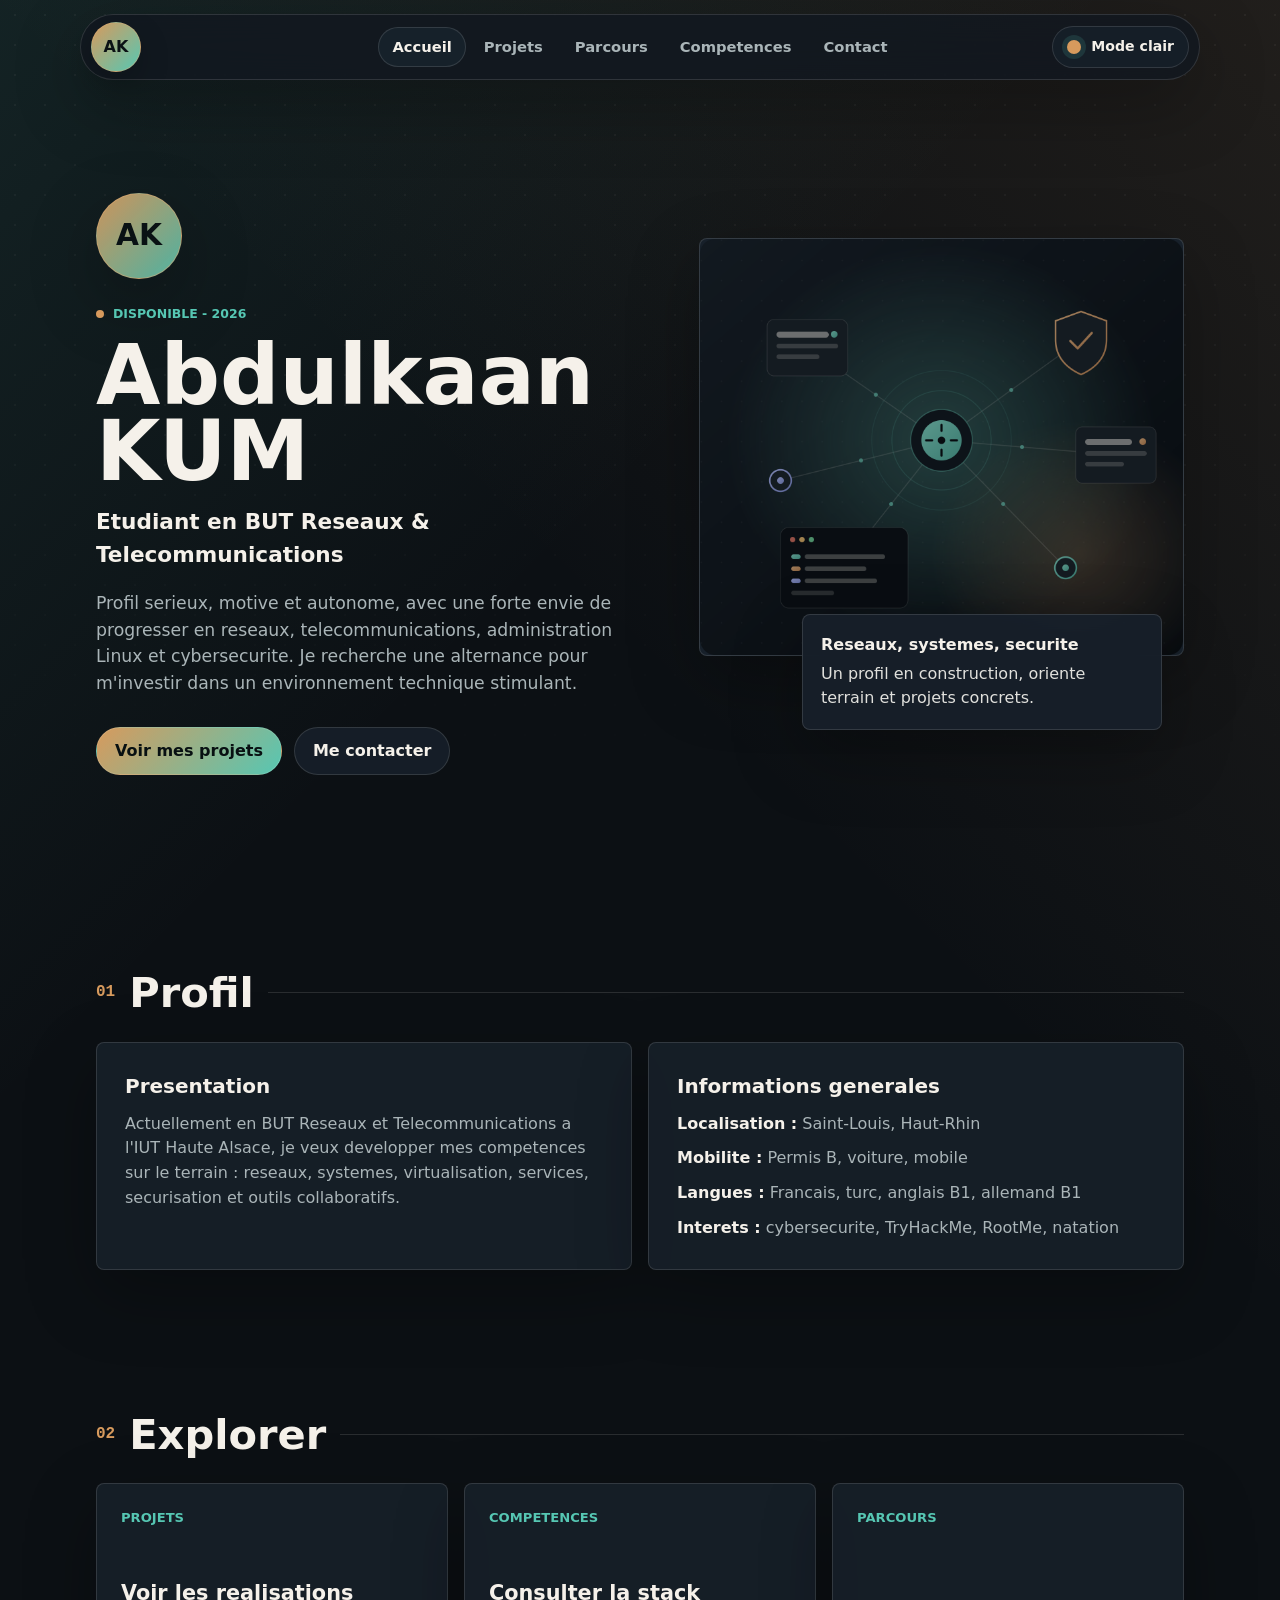
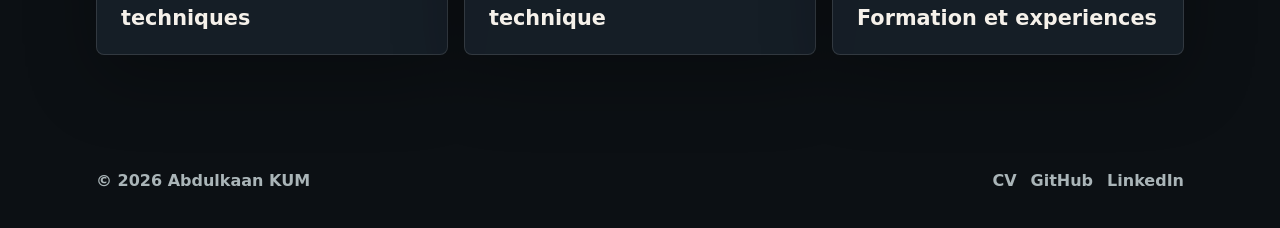
<file: portfolio-abdulkaan/index.html>
<!doctype html>
<html lang="fr">
  <head>
    <meta charset="UTF-8" />
    <meta name="viewport" content="width=device-width, initial-scale=1.0" />
    <meta
      name="description"
      content="Portfolio d'Abdulkaan KUM, etudiant en BUT Reseaux et Telecommunications."
    />
    <title>Abdulkaan KUM | Accueil</title>
    <link rel="stylesheet" href="styles.css?v=25" />
  </head>
  <body data-page="accueil">
    <header class="site-header" data-header>
      <div class="nav-shell">
        <a class="logo" href="index.html" aria-label="Accueil">AK</a>
        <nav class="main-nav" aria-label="Navigation principale">
          <a href="index.html" data-page-link="accueil">Accueil</a>
          <a href="projets.html" data-page-link="projets">Projets</a>
          <a href="parcours.html" data-page-link="parcours">Parcours</a>
          <a href="competences.html" data-page-link="competences">Competences</a>
          <a href="contact.html" data-page-link="contact">Contact</a>
        </nav>
        <button class="theme-toggle" type="button" data-theme-toggle aria-label="Changer de theme">
          <span class="theme-dot" aria-hidden="true"></span>
          <span data-theme-label>Mode clair</span>
        </button>
      </div>
    </header>

    <main>
      <section class="hero page-section">
        <div class="hero-inner">
          <div class="hero-copy">
            <div class="hero-mark" aria-hidden="true">AK</div>
            <p class="eyebrow">Disponible - 2026</p>
            <h1><span>Abdulkaan</span><span>KUM</span></h1>
            <p class="hero-subtitle">Etudiant en BUT Reseaux & Telecommunications</p>
            <p class="hero-text">
              Profil serieux, motive et autonome, avec une forte envie de progresser en reseaux,
              telecommunications, administration Linux et cybersecurite. Je recherche une alternance
              pour m'investir dans un environnement technique stimulant.
            </p>
            <div class="actions">
              <a class="btn btn-primary" href="projets.html">Voir mes projets</a>
              <a class="btn btn-secondary" href="contact.html">Me contacter</a>
            </div>
          </div>

          <aside class="hero-media" aria-label="Univers technique d'Abdulkaan KUM">
            <div class="media-frame">
              <img src="assets/hero-portfolio.png" alt="Interface portfolio professionnelle sans portrait" />
            </div>
            <div class="hero-note">
              <strong>Reseaux, systemes, securite</strong>
              <span>Un profil en construction, oriente terrain et projets concrets.</span>
            </div>
          </aside>
        </div>
      </section>

      <section class="page-section">
        <div class="section-header">
          <span>01</span>
          <h2>Profil</h2>
          <div></div>
        </div>

        <div class="info-grid">
          <article class="panel">
            <h3>Presentation</h3>
            <p>
              Actuellement en BUT Reseaux et Telecommunications a l'IUT Haute Alsace, je veux
              developper mes competences sur le terrain : reseaux, systemes, virtualisation,
              services, securisation et outils collaboratifs.
            </p>
          </article>
          <article class="panel">
            <h3>Informations generales</h3>
            <ul class="clean-list">
              <li><strong>Localisation :</strong> Saint-Louis, Haut-Rhin</li>
              <li><strong>Mobilite :</strong> Permis B, voiture, mobile</li>
              <li><strong>Langues :</strong> Francais, turc, anglais B1, allemand B1</li>
              <li><strong>Interets :</strong> cybersecurite, TryHackMe, RootMe, natation</li>
            </ul>
          </article>
        </div>
      </section>

      <section class="page-section">
        <div class="section-header">
          <span>02</span>
          <h2>Explorer</h2>
          <div></div>
        </div>

        <div class="route-grid">
          <a class="route-card" href="projets.html">
            <span>Projets</span>
            <strong>Voir les realisations techniques</strong>
          </a>
          <a class="route-card" href="competences.html">
            <span>Competences</span>
            <strong>Consulter la stack technique</strong>
          </a>
          <a class="route-card" href="parcours.html">
            <span>Parcours</span>
            <strong>Formation et experiences</strong>
          </a>
        </div>
      </section>
    </main>

    <footer class="site-footer">
      <span>&copy; 2026 Abdulkaan KUM</span>
      <div class="social-links">
        <a href="assets/Abdulkaan-KUM-CV.pdf">CV</a>
        <a href="https://github.com/Ercys38" target="_blank" rel="noopener">GitHub</a>
        <a href="https://www.linkedin.com/in/abdulkaan-kum-1b0641349/" target="_blank" rel="noopener">LinkedIn</a>
      </div>
    </footer>

    <script src="script.js?v=21"></script>
  </body>
</html>
</file>
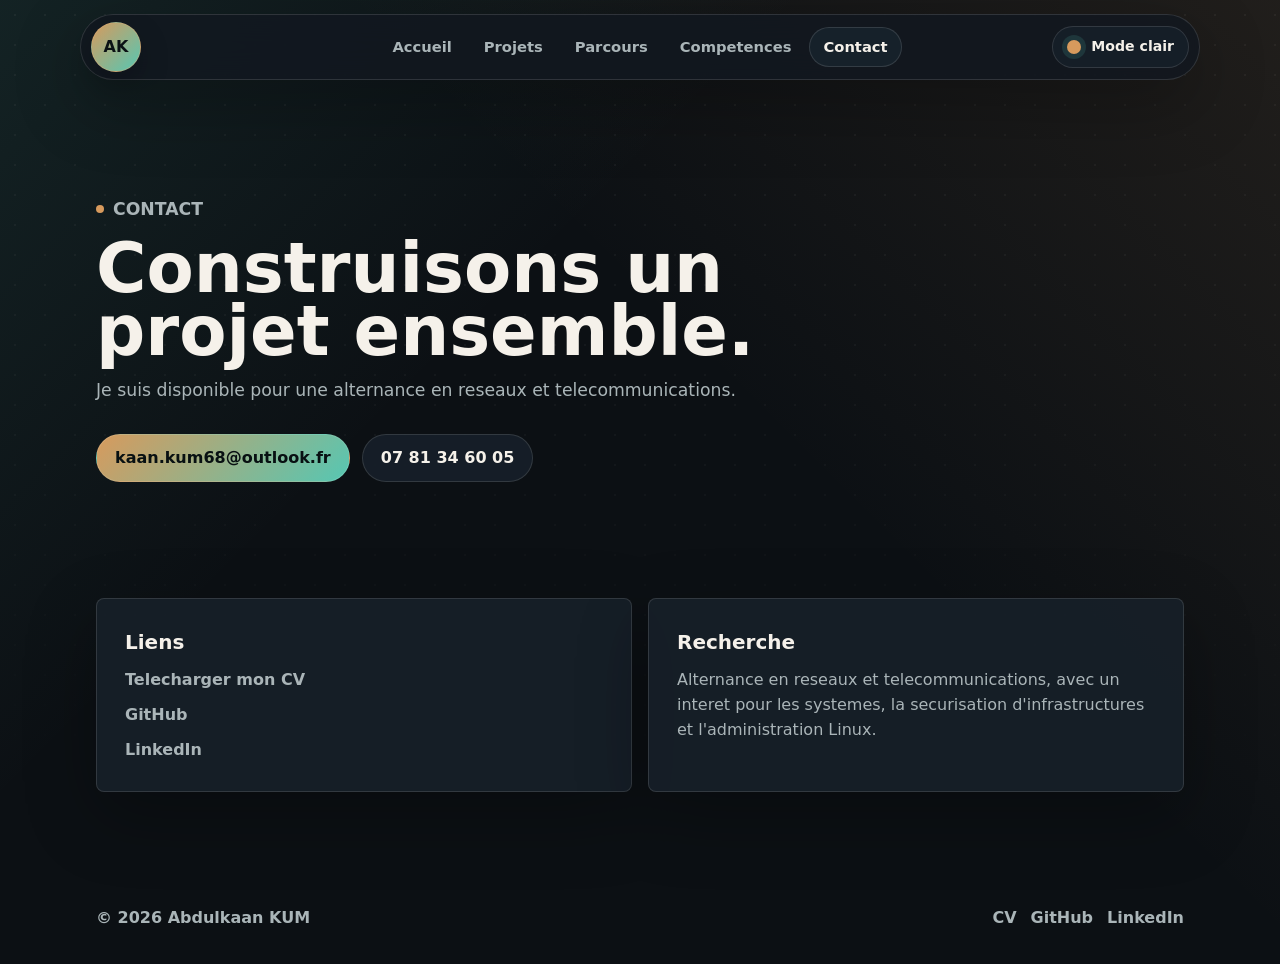
<file: portfolio-abdulkaan/contact.html>
<!doctype html>
<html lang="fr">
  <head>
    <meta charset="UTF-8" />
    <meta name="viewport" content="width=device-width, initial-scale=1.0" />
    <meta name="description" content="Contact Abdulkaan KUM." />
    <title>Abdulkaan KUM | Contact</title>
    <link rel="stylesheet" href="styles.css?v=25" />
  </head>
  <body data-page="contact">
    <header class="site-header" data-header>
      <div class="nav-shell">
        <a class="logo" href="index.html" aria-label="Accueil">AK</a>
        <nav class="main-nav" aria-label="Navigation principale">
          <a href="index.html" data-page-link="accueil">Accueil</a>
          <a href="projets.html" data-page-link="projets">Projets</a>
          <a href="parcours.html" data-page-link="parcours">Parcours</a>
          <a href="competences.html" data-page-link="competences">Competences</a>
          <a href="contact.html" data-page-link="contact">Contact</a>
        </nav>
        <button class="theme-toggle" type="button" data-theme-toggle aria-label="Changer de theme">
          <span class="theme-dot" aria-hidden="true"></span>
          <span data-theme-label>Mode clair</span>
        </button>
      </div>
    </header>

    <main>
      <section class="page-hero page-section">
        <p class="eyebrow">Contact</p>
        <h1>Construisons un projet ensemble.</h1>
        <p>Je suis disponible pour une alternance en reseaux et telecommunications.</p>
        <div class="actions">
          <a class="btn btn-primary" href="mailto:kaan.kum68@outlook.fr">kaan.kum68@outlook.fr</a>
          <a class="btn btn-secondary" href="tel:+33781346005">07 81 34 60 05</a>
        </div>
      </section>

      <section class="page-section">
        <div class="info-grid">
          <article class="panel">
            <h2>Liens</h2>
            <div class="link-list">
              <a href="assets/Abdulkaan-KUM-CV.pdf">Telecharger mon CV</a>
              <a href="https://github.com/Ercys38" target="_blank" rel="noopener">GitHub</a>
              <a href="https://www.linkedin.com/in/abdulkaan-kum-1b0641349/" target="_blank" rel="noopener">LinkedIn</a>
            </div>
          </article>
          <article class="panel">
            <h2>Recherche</h2>
            <p>
              Alternance en reseaux et telecommunications, avec un interet pour les systemes,
              la securisation d'infrastructures et l'administration Linux.
            </p>
          </article>
        </div>
      </section>
    </main>

    <footer class="site-footer">
      <span>&copy; 2026 Abdulkaan KUM</span>
      <div class="social-links">
        <a href="assets/Abdulkaan-KUM-CV.pdf">CV</a>
        <a href="https://github.com/Ercys38" target="_blank" rel="noopener">GitHub</a>
        <a href="https://www.linkedin.com/in/abdulkaan-kum-1b0641349/" target="_blank" rel="noopener">LinkedIn</a>
      </div>
    </footer>

    <script src="script.js?v=21"></script>
  </body>
</html>
</file>
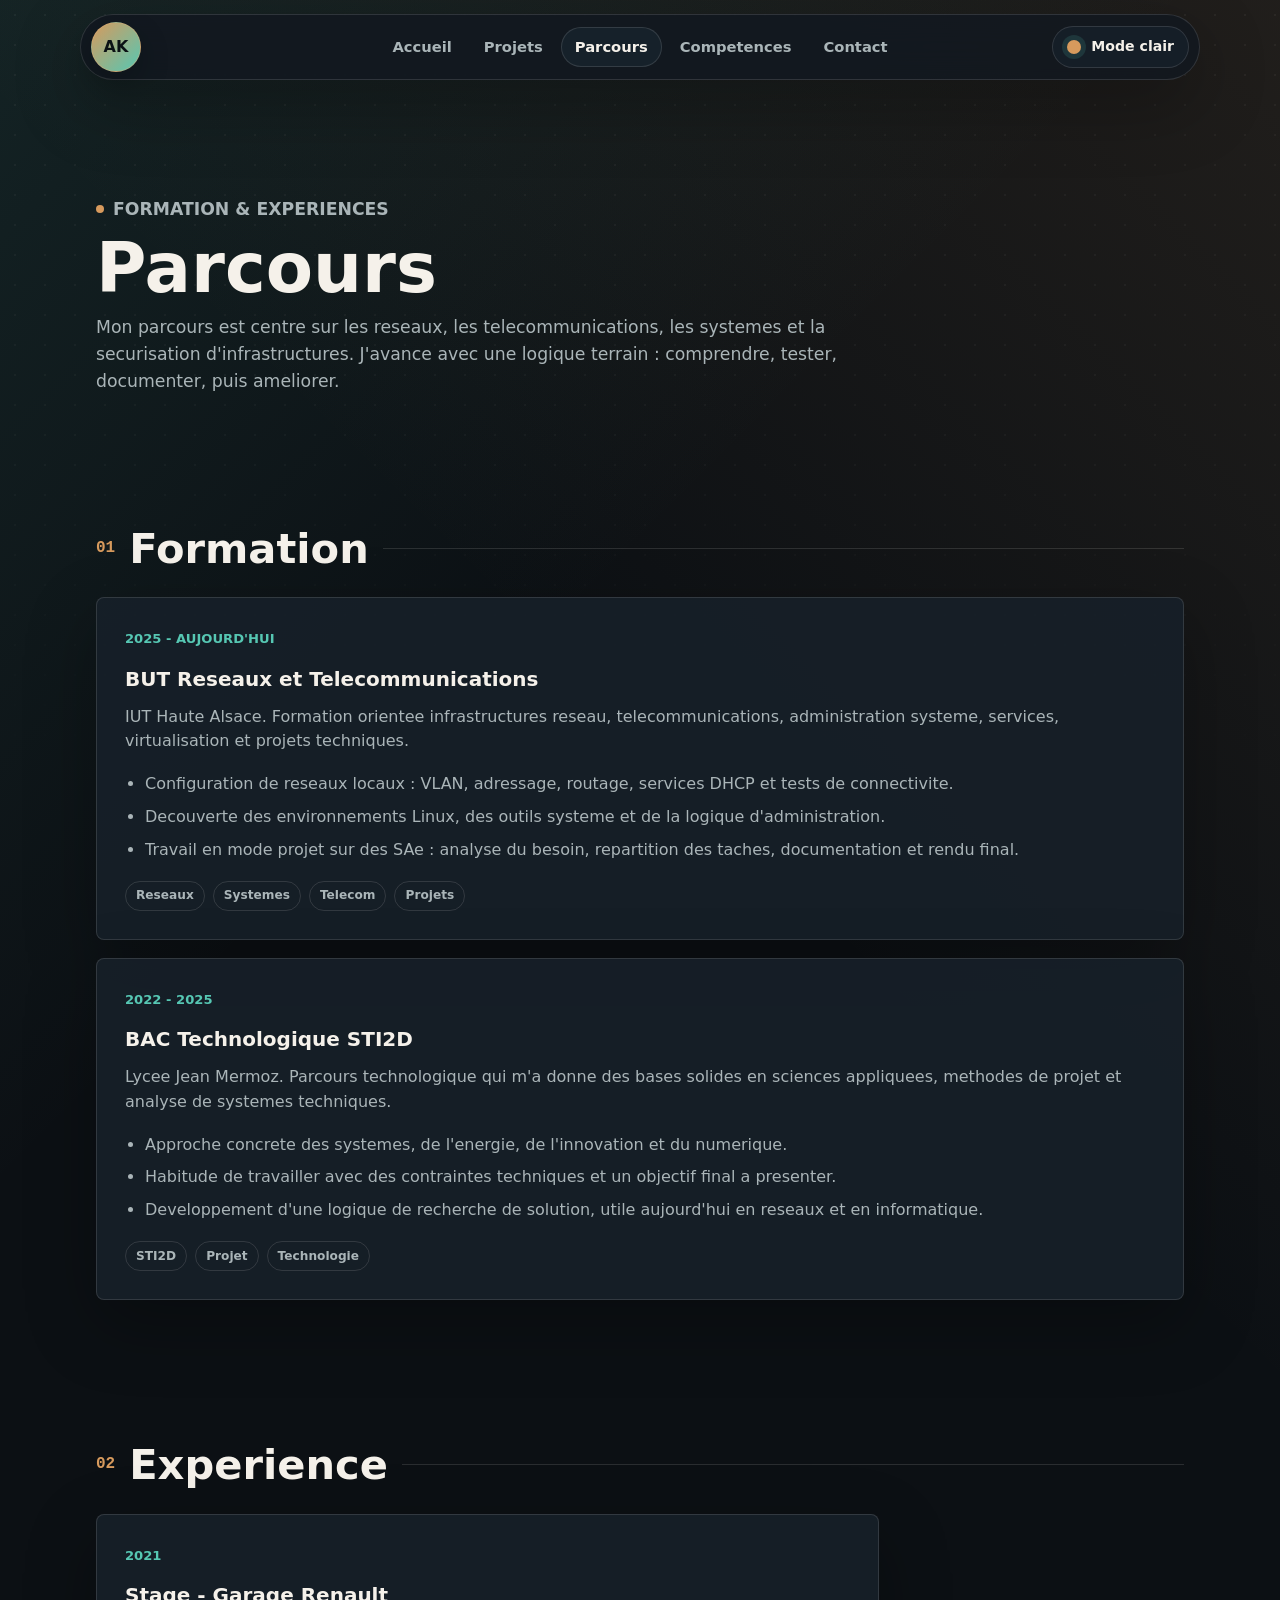
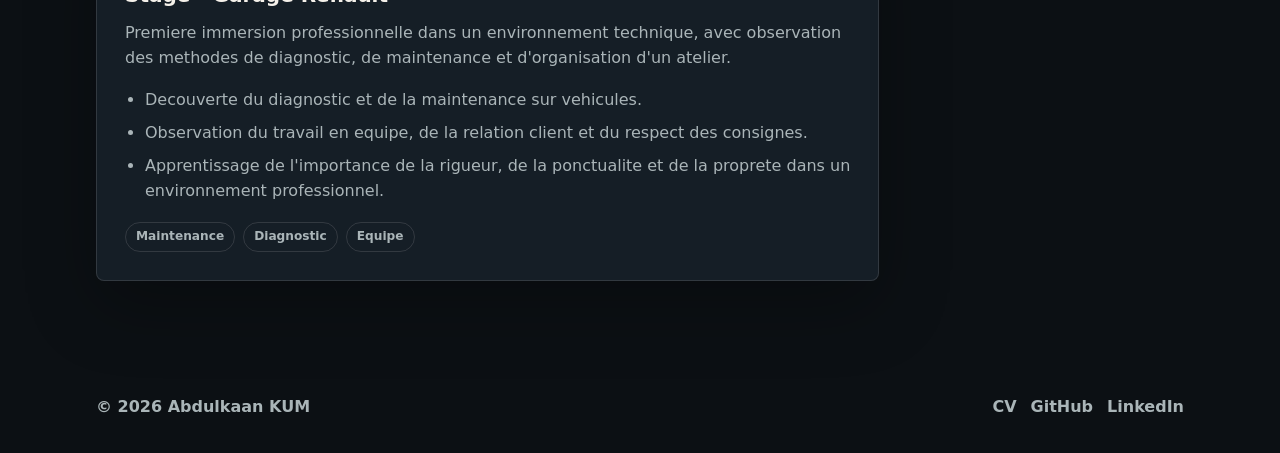
<file: portfolio-abdulkaan/parcours.html>
<!doctype html>
<html lang="fr">
  <head>
    <meta charset="UTF-8" />
    <meta name="viewport" content="width=device-width, initial-scale=1.0" />
    <meta name="description" content="Parcours d'Abdulkaan KUM." />
    <title>Abdulkaan KUM | Parcours</title>
    <link rel="stylesheet" href="styles.css?v=25" />
  </head>
  <body data-page="parcours">
    <header class="site-header" data-header>
      <div class="nav-shell">
        <a class="logo" href="index.html" aria-label="Accueil">AK</a>
        <nav class="main-nav" aria-label="Navigation principale">
          <a href="index.html" data-page-link="accueil">Accueil</a>
          <a href="projets.html" data-page-link="projets">Projets</a>
          <a href="parcours.html" data-page-link="parcours">Parcours</a>
          <a href="competences.html" data-page-link="competences">Competences</a>
          <a href="contact.html" data-page-link="contact">Contact</a>
        </nav>
        <button class="theme-toggle" type="button" data-theme-toggle aria-label="Changer de theme">
          <span class="theme-dot" aria-hidden="true"></span>
          <span data-theme-label>Mode clair</span>
        </button>
      </div>
    </header>

    <main>
      <section class="page-hero page-section">
        <p class="eyebrow">Formation & experiences</p>
        <h1>Parcours</h1>
        <p>
          Mon parcours est centre sur les reseaux, les telecommunications, les systemes et la
          securisation d'infrastructures. J'avance avec une logique terrain : comprendre, tester,
          documenter, puis ameliorer.
        </p>
      </section>

      <section class="page-section">
        <div class="section-header">
          <span>01</span>
          <h2>Formation</h2>
          <div></div>
        </div>
        <div class="timeline timeline-detailed">
          <article class="timeline-item reveal">
            <span>2025 - aujourd'hui</span>
            <h2>BUT Reseaux et Telecommunications</h2>
            <p>
              IUT Haute Alsace. Formation orientee infrastructures reseau, telecommunications,
              administration systeme, services, virtualisation et projets techniques.
            </p>
            <ul class="detail-list">
              <li>Configuration de reseaux locaux : VLAN, adressage, routage, services DHCP et tests de connectivite.</li>
              <li>Decouverte des environnements Linux, des outils systeme et de la logique d'administration.</li>
              <li>Travail en mode projet sur des SAe : analyse du besoin, repartition des taches, documentation et rendu final.</li>
            </ul>
            <div class="timeline-tags"><span>Reseaux</span><span>Systemes</span><span>Telecom</span><span>Projets</span></div>
          </article>

          <article class="timeline-item reveal">
            <span>2022 - 2025</span>
            <h2>BAC Technologique STI2D</h2>
            <p>
              Lycee Jean Mermoz. Parcours technologique qui m'a donne des bases solides en
              sciences appliquees, methodes de projet et analyse de systemes techniques.
            </p>
            <ul class="detail-list">
              <li>Approche concrete des systemes, de l'energie, de l'innovation et du numerique.</li>
              <li>Habitude de travailler avec des contraintes techniques et un objectif final a presenter.</li>
              <li>Developpement d'une logique de recherche de solution, utile aujourd'hui en reseaux et en informatique.</li>
            </ul>
            <div class="timeline-tags"><span>STI2D</span><span>Projet</span><span>Technologie</span></div>
          </article>
        </div>
      </section>

      <section class="page-section">
        <div class="section-header">
          <span>02</span>
          <h2>Experience</h2>
          <div></div>
        </div>
        <div class="experience-grid">
          <article class="timeline-item reveal">
            <span>2021</span>
            <h2>Stage - Garage Renault</h2>
            <p>
              Premiere immersion professionnelle dans un environnement technique, avec observation
              des methodes de diagnostic, de maintenance et d'organisation d'un atelier.
            </p>
            <ul class="detail-list">
              <li>Decouverte du diagnostic et de la maintenance sur vehicules.</li>
              <li>Observation du travail en equipe, de la relation client et du respect des consignes.</li>
              <li>Apprentissage de l'importance de la rigueur, de la ponctualite et de la proprete dans un environnement professionnel.</li>
            </ul>
            <div class="timeline-tags"><span>Maintenance</span><span>Diagnostic</span><span>Equipe</span></div>
          </article>
        </div>
      </section>
    </main>

    <footer class="site-footer">
      <span>&copy; 2026 Abdulkaan KUM</span>
      <div class="social-links">
        <a href="assets/Abdulkaan-KUM-CV.pdf">CV</a>
        <a href="https://github.com/Ercys38" target="_blank" rel="noopener">GitHub</a>
        <a href="https://www.linkedin.com/in/abdulkaan-kum-1b0641349/" target="_blank" rel="noopener">LinkedIn</a>
      </div>
    </footer>

    <script src="script.js?v=21"></script>
  </body>
</html>
</file>
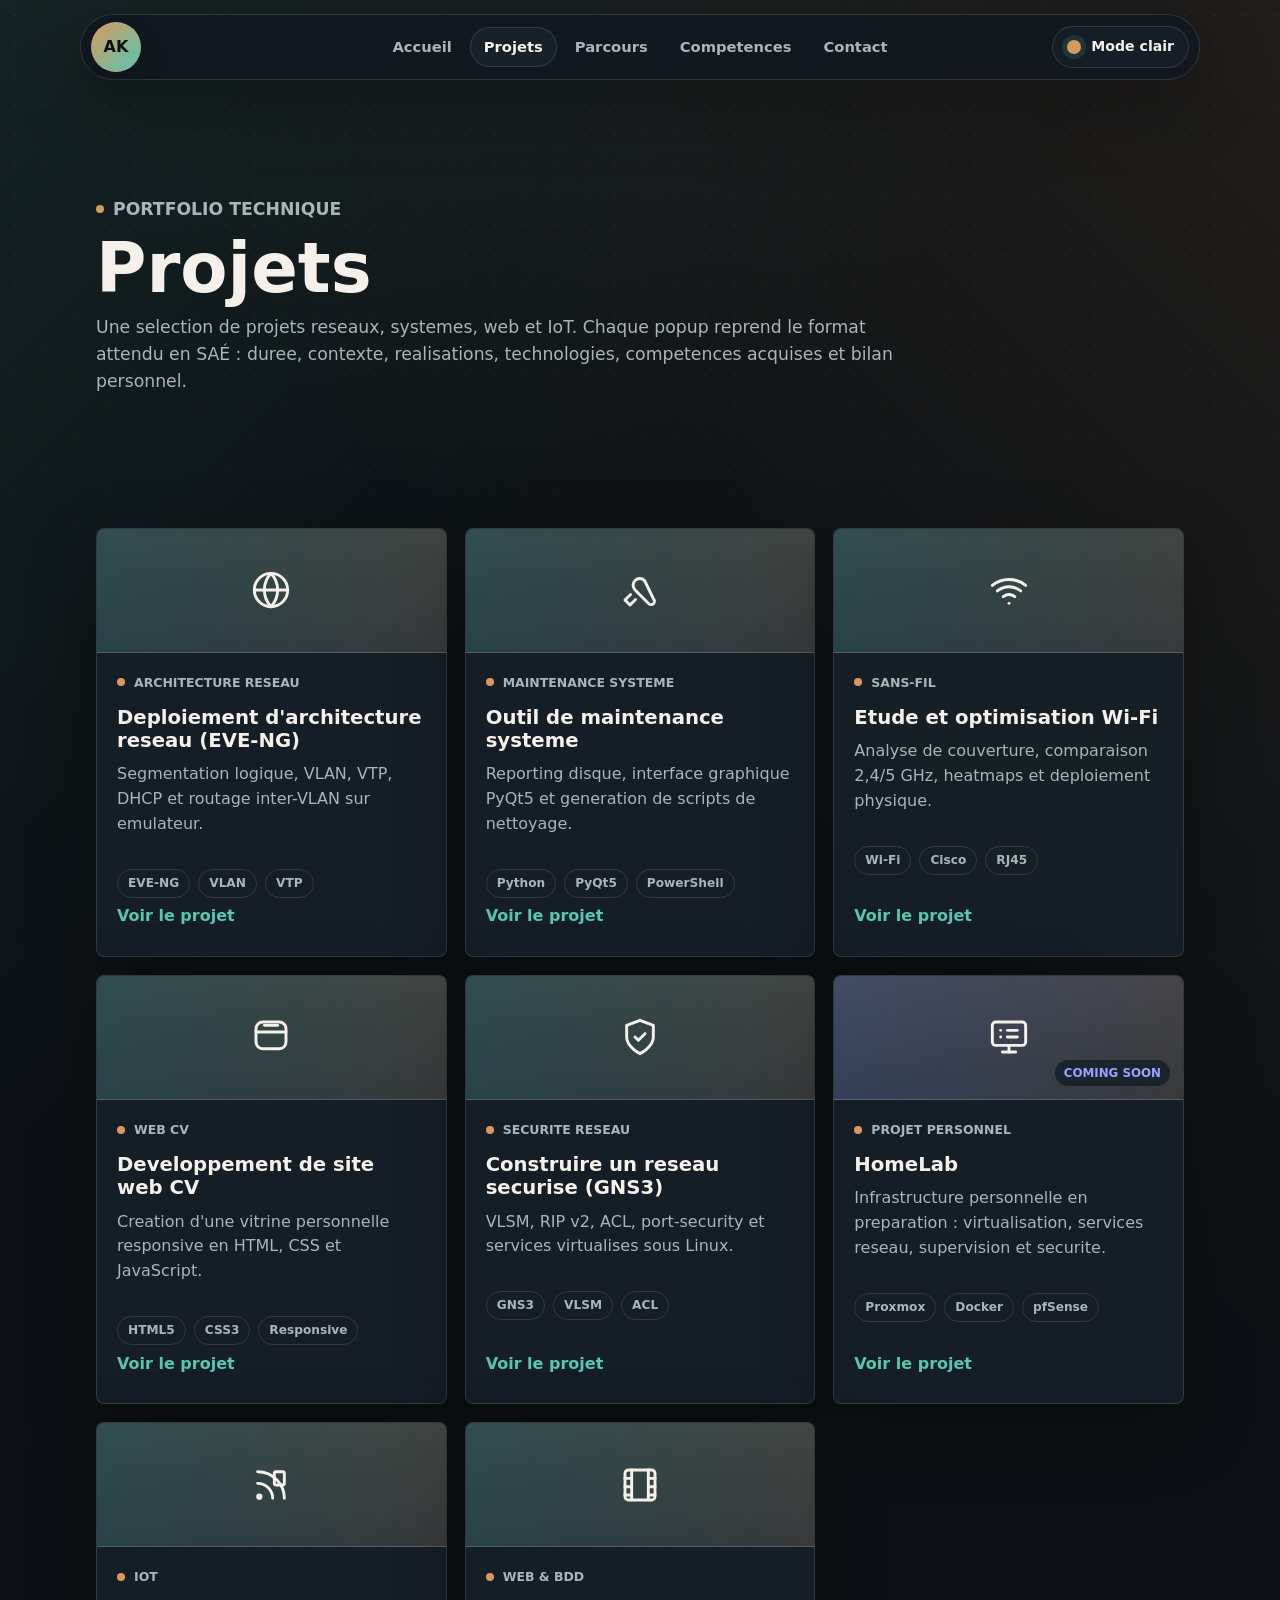
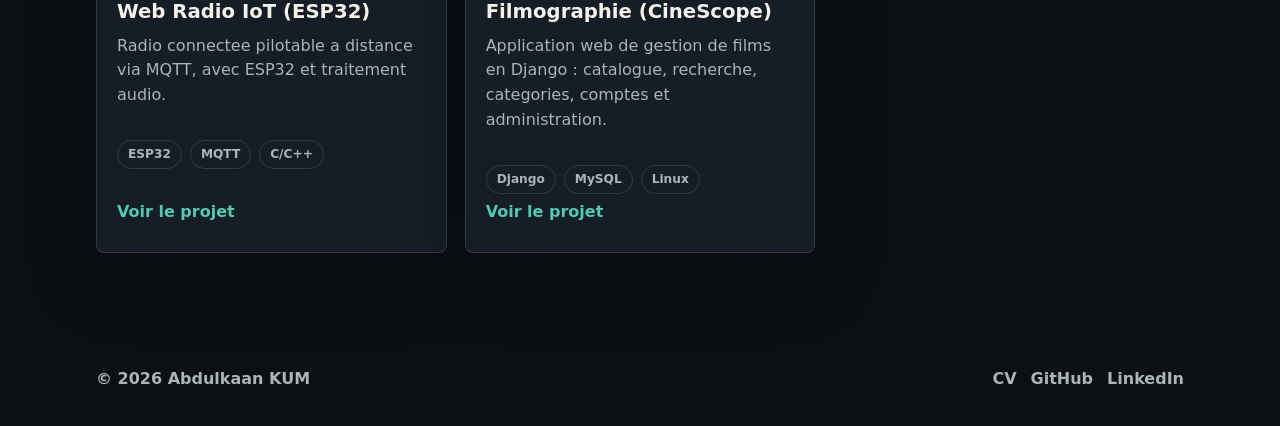
<file: portfolio-abdulkaan/projets.html>
<!doctype html>
<html lang="fr">
  <head>
    <meta charset="UTF-8" />
    <meta name="viewport" content="width=device-width, initial-scale=1.0" />
    <meta name="description" content="Projets techniques d'Abdulkaan KUM." />
    <title>Abdulkaan KUM | Projets</title>
    <link rel="stylesheet" href="styles.css?v=25" />
  </head>
  <body data-page="projets">
    <header class="site-header" data-header>
      <div class="nav-shell">
        <a class="logo" href="index.html" aria-label="Accueil">AK</a>
        <nav class="main-nav" aria-label="Navigation principale">
          <a href="index.html" data-page-link="accueil">Accueil</a>
          <a href="projets.html" data-page-link="projets">Projets</a>
          <a href="parcours.html" data-page-link="parcours">Parcours</a>
          <a href="competences.html" data-page-link="competences">Competences</a>
          <a href="contact.html" data-page-link="contact">Contact</a>
        </nav>
        <button class="theme-toggle" type="button" data-theme-toggle aria-label="Changer de theme">
          <span class="theme-dot" aria-hidden="true"></span>
          <span data-theme-label>Mode clair</span>
        </button>
      </div>
    </header>

    <main>
      <section class="page-hero page-section">
        <p class="eyebrow">Portfolio technique</p>
        <h1>Projets</h1>
        <p>
          Une selection de projets reseaux, systemes, web et IoT. Chaque popup reprend le
          format attendu en SAÉ : duree, contexte, realisations, technologies, competences
          acquises et bilan personnel.
        </p>
      </section>

      <section class="page-section">
        <div class="project-grid">
          <article class="project-card reveal">
            <div class="project-icon" aria-hidden="true">
              <svg viewBox="0 0 24 24"><circle cx="12" cy="12" r="10"></circle><path d="M2 12h20"></path><path d="M12 2a15 15 0 0 1 4 10 15 15 0 0 1-4 10 15 15 0 0 1-4-10 15 15 0 0 1 4-10z"></path></svg>
            </div>
            <div class="project-content">
              <p class="project-kicker">Architecture reseau</p>
              <h2>Deploiement d'architecture reseau (EVE-NG)</h2>
              <p>Segmentation logique, VLAN, VTP, DHCP et routage inter-VLAN sur emulateur.</p>
              <div class="tags"><span>EVE-NG</span><span>VLAN</span><span>VTP</span></div>
              <button class="text-link" type="button" data-modal-open="modal-eve">Voir le projet</button>
            </div>
          </article>

          <article class="project-card reveal">
            <div class="project-icon" aria-hidden="true">
              <svg viewBox="0 0 24 24"><path d="M14.7 6.3a4 4 0 0 0-5.66 5.66l8.24 8.24a2 2 0 0 0 2.83-2.83L14.7 6.3z"></path><path d="M6.34 14.66 3 18l3 3 3.34-3.34"></path></svg>
            </div>
            <div class="project-content">
              <p class="project-kicker">Maintenance systeme</p>
              <h2>Outil de maintenance systeme</h2>
              <p>Reporting disque, interface graphique PyQt5 et generation de scripts de nettoyage.</p>
              <div class="tags"><span>Python</span><span>PyQt5</span><span>PowerShell</span></div>
              <button class="text-link" type="button" data-modal-open="modal-maintenance">Voir le projet</button>
            </div>
          </article>

          <article class="project-card reveal">
            <div class="project-icon" aria-hidden="true">
              <svg viewBox="0 0 24 24"><path d="M5 12.55a11 11 0 0 1 14 0"></path><path d="M2 9.2a16 16 0 0 1 20 0"></path><path d="M8.5 16a6 6 0 0 1 7 0"></path><path d="M12 20h.01"></path></svg>
            </div>
            <div class="project-content">
              <p class="project-kicker">Sans-fil</p>
              <h2>Etude et optimisation Wi-Fi</h2>
              <p>Analyse de couverture, comparaison 2,4/5 GHz, heatmaps et deploiement physique.</p>
              <div class="tags"><span>Wi-Fi</span><span>Cisco</span><span>RJ45</span></div>
              <button class="text-link" type="button" data-modal-open="modal-wifi">Voir le projet</button>
            </div>
          </article>

          <article class="project-card reveal">
            <div class="project-icon" aria-hidden="true">
              <svg viewBox="0 0 24 24"><path d="M21 15a4 4 0 0 1-4 4H7a4 4 0 0 1-4-4V7a4 4 0 0 1 4-4h10a4 4 0 0 1 4 4z"></path><path d="M3 9h18"></path><path d="M8 5h8"></path></svg>
            </div>
            <div class="project-content">
              <p class="project-kicker">Web CV</p>
              <h2>Developpement de site web CV</h2>
              <p>Creation d'une vitrine personnelle responsive en HTML, CSS et JavaScript.</p>
              <div class="tags"><span>HTML5</span><span>CSS3</span><span>Responsive</span></div>
              <button class="text-link" type="button" data-modal-open="modal-cvweb">Voir le projet</button>
            </div>
          </article>

          <article class="project-card reveal">
            <div class="project-icon" aria-hidden="true">
              <svg viewBox="0 0 24 24"><path d="M12 22s8-4 8-10V5l-8-3-8 3v7c0 6 8 10 8 10z"></path><path d="M9 12l2 2 4-4"></path></svg>
            </div>
            <div class="project-content">
              <p class="project-kicker">Securite reseau</p>
              <h2>Construire un reseau securise (GNS3)</h2>
              <p>VLSM, RIP v2, ACL, port-security et services virtualises sous Linux.</p>
              <div class="tags"><span>GNS3</span><span>VLSM</span><span>ACL</span></div>
              <button class="text-link" type="button" data-modal-open="modal-gns3">Voir le projet</button>
            </div>
          </article>

          <article class="project-card is-coming reveal">
            <div class="project-icon" aria-hidden="true">
              <svg viewBox="0 0 24 24"><rect x="2" y="3" width="20" height="14" rx="2"></rect><path d="M8 21h8"></path><path d="M12 17v4"></path><path d="M7 8h.01"></path><path d="M11 8h6"></path><path d="M7 12h.01"></path><path d="M11 12h6"></path></svg>
              <span class="status-pill">Coming soon</span>
            </div>
            <div class="project-content">
              <p class="project-kicker">Projet personnel</p>
              <h2>HomeLab</h2>
              <p>Infrastructure personnelle en preparation : virtualisation, services reseau, supervision et securite.</p>
              <div class="tags"><span>Proxmox</span><span>Docker</span><span>pfSense</span></div>
              <button class="text-link" type="button" data-modal-open="modal-homelab">Voir le projet</button>
            </div>
          </article>

          <article class="project-card reveal">
            <div class="project-icon" aria-hidden="true">
              <svg viewBox="0 0 24 24"><path d="M4 11a9 9 0 0 1 9 9"></path><path d="M4 4a16 16 0 0 1 16 16"></path><circle cx="5" cy="19" r="1"></circle><rect x="14" y="4" width="6" height="8" rx="1"></rect></svg>
            </div>
            <div class="project-content">
              <p class="project-kicker">IoT</p>
              <h2>Web Radio IoT (ESP32)</h2>
              <p>Radio connectee pilotable a distance via MQTT, avec ESP32 et traitement audio.</p>
              <div class="tags"><span>ESP32</span><span>MQTT</span><span>C/C++</span></div>
              <button class="text-link" type="button" data-modal-open="modal-radio">Voir le projet</button>
            </div>
          </article>

          <article class="project-card reveal">
            <div class="project-icon" aria-hidden="true">
              <svg viewBox="0 0 24 24"><rect x="3" y="3" width="18" height="18" rx="2"></rect><path d="M7 3v18"></path><path d="M17 3v18"></path><path d="M3 8h4"></path><path d="M3 13h4"></path><path d="M3 18h4"></path><path d="M17 8h4"></path><path d="M17 13h4"></path><path d="M17 18h4"></path></svg>
            </div>
            <div class="project-content">
              <p class="project-kicker">Web & BDD</p>
              <h2>Filmographie (CineScope)</h2>
              <p>Application web de gestion de films en Django : catalogue, recherche, categories, comptes et administration.</p>
              <div class="tags"><span>Django</span><span>MySQL</span><span>Linux</span></div>
              <button class="text-link" type="button" data-modal-open="modal-django">Voir le projet</button>
            </div>
          </article>
        </div>
      </section>
    </main>

    <div class="modal" id="modal-eve" role="dialog" aria-modal="true" aria-labelledby="modal-eve-title">
      <div class="modal-panel">
        <button class="modal-close" type="button" data-modal-close aria-label="Fermer">x</button>
        <div class="modal-head">
          <div class="modal-icon" aria-hidden="true"><svg viewBox="0 0 24 24"><circle cx="12" cy="12" r="10"></circle><path d="M2 12h20"></path><path d="M12 2a15 15 0 0 1 4 10 15 15 0 0 1-4 10 15 15 0 0 1-4-10 15 15 0 0 1 4-10z"></path></svg></div>
          <div>
            <h2 class="modal-title" id="modal-eve-title">Deploiement d'architecture reseau d'entreprise</h2>
            <div class="modal-meta">Dec. 2025 - Janv. 2026 | Individuel | 17.5 h | S1</div>
          </div>
        </div>
        <div class="modal-section">
          <h3>Contexte</h3>
          <p>Ce projet sert a comprendre les bases d'une infrastructure d'entreprise avant le passage sur du materiel reel : segmentation, adressage, services et routage.</p>
        </div>
        <div class="modal-section">
          <h3>Realisations techniques</h3>
          <p>J'ai construit une topologie virtualisee, defini un plan d'adressage coherent, separe le trafic par VLAN, configure VTP, les serveurs DHCP et le routage inter-VLAN. Le travail inclut aussi des tests de connectivite et du diagnostic lorsque certains flux ne passaient pas.</p>
        </div>
        <div class="modal-section">
          <h3>Captures du projet</h3>
          <div class="modal-gallery">
            <figure class="modal-figure">
              <a href="assets/projets/eveng.png" target="_blank" rel="noopener">
                <img src="assets/projets/eveng.png" alt="Topologie reseau sous EVE-NG" loading="lazy" />
              </a>
              <figcaption>Topologie sous EVE-NG : routeur, switch client, switch serveur, postes (Admin, Direction, Utilisateur) et serveur.</figcaption>
            </figure>
          </div>
        </div>
        <div class="modal-section">
          <h3>Technologies</h3>
          <div class="modal-tags"><span>EVE-NG</span><span>Cisco</span><span>VLAN</span><span>VTP</span><span>DHCP</span><span>Routage inter-VLAN</span></div>
        </div>
        <div class="modal-section">
          <h3>Competences acquises</h3>
          <div class="modal-bullets"><ul><li><strong>AC11.02</strong> - Comprendre l'architecture et les fondements des systemes numeriques, des communications et de l'Internet.</li><li><strong>AC11.03</strong> - Configurer les fonctions de base du reseau local.</li><li><strong>AC11.04</strong> - Maitriser les roles des systemes d'exploitation pour administrer reseaux et services.</li></ul></div>
        </div>
        <div class="modal-section">
          <h3>Bilan reflexif personnel</h3>
          <p>Ce projet m'a montre qu'une bonne preparation evite beaucoup d'erreurs. Je retiens surtout l'importance du plan d'adressage et de la documentation, car une petite incoherence sur un VLAN peut bloquer toute une partie du reseau.</p>
        </div>
      </div>
    </div>

    <div class="modal" id="modal-maintenance" role="dialog" aria-modal="true" aria-labelledby="modal-maintenance-title">
      <div class="modal-panel">
        <button class="modal-close" type="button" data-modal-close aria-label="Fermer">x</button>
        <div class="modal-head">
          <div class="modal-icon" aria-hidden="true"><svg viewBox="0 0 24 24"><path d="M14.7 6.3a4 4 0 0 0-5.66 5.66l8.24 8.24a2 2 0 0 0 2.83-2.83L14.7 6.3z"></path><path d="M6.34 14.66 3 18l3 3 3.34-3.34"></path></svg></div>
          <div>
            <h2 class="modal-title" id="modal-maintenance-title">Outil de maintenance systeme</h2>
            <div class="modal-meta">Dec. 2025 - Janv. 2026 | Binome | 14 h | S1</div>
          </div>
        </div>
        <div class="modal-section">
          <h3>Contexte</h3>
          <p>L'objectif est de creer un outil utile a l'administration systeme : reperer les fichiers volumineux, produire un reporting lisible et preparer un nettoyage cible sans action dangereuse automatique.</p>
        </div>
        <div class="modal-section">
          <h3>Realisations techniques</h3>
          <p>Le backend Python analyse recursivement les dossiers avec pathlib, trie les fichiers selon leur taille et exporte les resultats. L'interface PyQt5 rend les donnees plus lisibles, tandis que PowerShell peut etre utilise pour preparer des actions de nettoyage controlees.</p>
        </div>
        <div class="modal-section">
          <h3>Technologies</h3>
          <div class="modal-tags"><span>Python</span><span>PyQt5</span><span>PowerShell</span><span>JSON</span><span>Pathlib</span></div>
        </div>
        <div class="modal-section">
          <h3>Competences acquises</h3>
          <div class="modal-bullets"><ul><li><strong>AC13.01</strong> - Utiliser un systeme informatique et ses outils.</li><li><strong>AC13.02</strong> - Lire, executer, corriger et modifier un programme.</li><li><strong>AC13.03</strong> - Traduire un algorithme dans un langage et pour un environnement donne.</li><li><strong>AC13.06</strong> - S'integrer dans un environnement de developpement et de travail collaboratif.</li></ul></div>
        </div>
        <div class="modal-section">
          <h3>Bilan reflexif personnel</h3>
          <p>Ce projet m'a appris a relier un outil graphique a une logique systeme plus technique. Il m'a aussi fait progresser sur la gestion des chemins, la compatibilite Windows et la separation entre analyse et action.</p>
        </div>
        <div class="modal-links"><a class="modal-link" href="https://github.com/Ercys38" target="_blank" rel="noopener">GitHub</a></div>
      </div>
    </div>

    <div class="modal" id="modal-wifi" role="dialog" aria-modal="true" aria-labelledby="modal-wifi-title">
      <div class="modal-panel">
        <button class="modal-close" type="button" data-modal-close aria-label="Fermer">x</button>
        <div class="modal-head">
          <div class="modal-icon" aria-hidden="true"><svg viewBox="0 0 24 24"><path d="M5 12.55a11 11 0 0 1 14 0"></path><path d="M2 9.2a16 16 0 0 1 20 0"></path><path d="M8.5 16a6 6 0 0 1 7 0"></path><path d="M12 20h.01"></path></svg></div>
          <div>
            <h2 class="modal-title" id="modal-wifi-title">Etude et optimisation Wi-Fi</h2>
            <div class="modal-meta">Nov. 2025 - Dec. 2025 | Groupe de 4 | 17.5 h | S1</div>
          </div>
        </div>
        <div class="modal-section">
          <h3>Contexte</h3>
          <p>Le projet consiste a analyser une couverture sans fil et a proposer des ameliorations concretes, en tenant compte des contraintes physiques du batiment et du comportement des bandes 2,4 GHz et 5 GHz.</p>
        </div>
        <div class="modal-section">
          <h3>Realisations techniques</h3>
          <p>Nous avons compare les mesures de debit, de portee et de stabilite, exploite des cartes de chaleur pour localiser les zones faibles, puis relie ces observations aux choix de placement et de cablage RJ45.</p>
        </div>
        <div class="modal-section">
          <h3>Captures du projet</h3>
          <div class="modal-gallery">
            <figure class="modal-figure">
              <a href="assets/projets/wifi-topologie.png" target="_blank" rel="noopener">
                <img src="assets/projets/wifi-topologie.png" alt="Topologie reseau Packet Tracer du deploiement Wi-Fi" loading="lazy" />
              </a>
              <figcaption>Topologie reseau (Packet Tracer) : serveurs Web/DNS, switches, controleur WLC 5500 et borne Wi-Fi (salles C100 / C102).</figcaption>
            </figure>
            <figure class="modal-figure">
              <a href="assets/projets/wifi-heatmap.png" target="_blank" rel="noopener">
                <img src="assets/projets/wifi-heatmap.png" alt="Carte de chaleur de la couverture Wi-Fi du batiment" loading="lazy" />
              </a>
              <figcaption>Carte de chaleur de la couverture (Acrylic WiFi) : du vert (bon signal) au rouge (zone faible).</figcaption>
            </figure>
            <figure class="modal-figure">
              <a href="assets/projets/wifi-debit.png" target="_blank" rel="noopener">
                <img src="assets/projets/wifi-debit.png" alt="Releve de debit Wi-Fi sous le moniteur de ressources Windows" loading="lazy" />
              </a>
              <figcaption>Releve de debit et de signal (Moniteur de ressources Windows) : envoi / reception et caracteristiques de la liaison.</figcaption>
            </figure>
          </div>
        </div>
        <div class="modal-section">
          <h3>Technologies</h3>
          <div class="modal-tags"><span>Wi-Fi Cisco</span><span>2,4 GHz</span><span>5 GHz</span><span>Heatmaps</span><span>Cablage RJ45</span></div>
        </div>
        <div class="modal-section">
          <h3>Competences acquises</h3>
          <div class="modal-bullets"><ul><li><strong>AC12.01</strong> - Mesurer, analyser et commenter les signaux.</li><li><strong>AC12.03</strong> - Deployer des supports de transmission.</li><li><strong>AC11.01</strong> - Maitriser les bases physiques utiles aux equipements reseaux et telecommunications.</li></ul></div>
        </div>
        <div class="modal-section">
          <h3>Bilan reflexif personnel</h3>
          <p>J'ai compris qu'un reseau Wi-Fi ne se limite pas a poser une borne. Les obstacles, les interferences, le placement et le cablage ont un impact direct sur la qualite finale du service.</p>
        </div>
      </div>
    </div>

    <div class="modal" id="modal-cvweb" role="dialog" aria-modal="true" aria-labelledby="modal-cvweb-title">
      <div class="modal-panel">
        <button class="modal-close" type="button" data-modal-close aria-label="Fermer">x</button>
        <div class="modal-head">
          <div class="modal-icon" aria-hidden="true"><svg viewBox="0 0 24 24"><path d="M21 15a4 4 0 0 1-4 4H7a4 4 0 0 1-4-4V7a4 4 0 0 1 4-4h10a4 4 0 0 1 4 4z"></path><path d="M3 9h18"></path><path d="M8 5h8"></path></svg></div>
          <div>
            <h2 class="modal-title" id="modal-cvweb-title">Developpement de site web CV</h2>
            <div class="modal-meta">2025/2026 | Individuel | 11 h | S1/S2</div>
          </div>
        </div>
        <div class="modal-section">
          <h3>Contexte</h3>
          <p>L'objectif est de transformer un CV classique en portfolio web professionnel, lisible sur ordinateur comme sur mobile, et facile a faire evoluer.</p>
        </div>
        <div class="modal-section">
          <h3>Realisations techniques</h3>
          <p>J'ai structure plusieurs pages HTML reliees entre elles, cree une navigation fixe avec mode clair/sombre, organise les sections projet, parcours, competences et contact, puis ajuste le responsive pour garder une lecture propre sur mobile.</p>
        </div>
        <div class="modal-section">
          <h3>Technologies</h3>
          <div class="modal-tags"><span>HTML5</span><span>CSS3</span><span>JavaScript</span><span>Responsive design</span></div>
        </div>
        <div class="modal-section">
          <h3>Competences acquises</h3>
          <div class="modal-bullets"><ul><li><strong>AC13.04</strong> - Connaitre l'architecture et les technologies d'un site Web.</li><li><strong>AC13.01</strong> - Utiliser un systeme informatique et ses outils.</li><li><strong>AC13.02</strong> - Lire, executer, corriger et modifier un programme.</li><li><strong>AC13.05</strong> - Choisir des mecanismes de gestion de donnees adaptes au besoin.</li></ul></div>
        </div>
        <div class="modal-section">
          <h3>Bilan reflexif personnel</h3>
          <p>Ce projet m'a fait travailler autant le fond que la forme : un portfolio doit etre technique, mais aussi clair, rapide a parcourir et coherent avec l'image professionnelle que je veux donner.</p>
        </div>
        <div class="modal-links"><a class="modal-link" href="https://github.com/Ercys38" target="_blank" rel="noopener">GitHub</a></div>
      </div>
    </div>

    <div class="modal" id="modal-gns3" role="dialog" aria-modal="true" aria-labelledby="modal-gns3-title">
      <div class="modal-panel">
        <button class="modal-close" type="button" data-modal-close aria-label="Fermer">x</button>
        <div class="modal-head">
          <div class="modal-icon" aria-hidden="true"><svg viewBox="0 0 24 24"><path d="M12 22s8-4 8-10V5l-8-3-8 3v7c0 6 8 10 8 10z"></path><path d="M9 12l2 2 4-4"></path></svg></div>
          <div>
            <h2 class="modal-title" id="modal-gns3-title">Construire un reseau securise</h2>
            <div class="modal-meta">2026 | Individuel | 14 h | S2</div>
          </div>
        </div>
        <div class="modal-section">
          <h3>Contexte</h3>
          <p>Ce projet va plus loin que la simple connectivite : il faut concevoir une topologie coherente, optimiser l'adressage et ajouter des protections pour limiter les flux non autorises.</p>
        </div>
        <div class="modal-section">
          <h3>Realisations techniques</h3>
          <p>Le reseau est simule sous GNS3 avec un plan VLSM, du routage dynamique RIP v2, des VLAN, des services DHCP/FTP/Apache et des regles ACL. La securite est renforcee par le port-security et par une logique de filtrage sur les routeurs.</p>
        </div>
        <div class="modal-section">
          <h3>Captures du projet</h3>
          <div class="modal-gallery">
            <figure class="modal-figure">
              <a href="assets/projets/gns3-topology.png" target="_blank" rel="noopener">
                <img src="assets/projets/gns3-topology.png" alt="Topologie reseau securisee sous GNS3" loading="lazy" />
              </a>
              <figcaption>Topologie sous GNS3 : routeurs R1/R2/R3, commutateurs et VLAN 100 (administration), 200 (developpeur) et 300 (administrateur).</figcaption>
            </figure>
          </div>
        </div>
        <div class="modal-section">
          <h3>Technologies</h3>
          <div class="modal-tags"><span>GNS3</span><span>VLSM</span><span>RIP v2</span><span>ACL</span><span>Port-security</span><span>Apache</span><span>FTP</span></div>
        </div>
        <div class="modal-section">
          <h3>Competences acquises</h3>
          <div class="modal-bullets"><ul><li><strong>AC11.03</strong> - Configurer les fonctions de base et avancees du reseau local.</li><li><strong>AC11.04</strong> - Administrer des systemes et services fournis par le reseau.</li><li><strong>AC13.01</strong> - Utiliser un systeme informatique et ses outils pour configurer, tester et depanner.</li></ul></div>
        </div>
        <div class="modal-section">
          <h3>Bilan reflexif personnel</h3>
          <p>J'ai mieux compris le role de la segmentation et du filtrage. Les ACL obligent a reflechir aux flux utiles avant de configurer, ce qui rapproche le projet d'une vraie logique d'entreprise.</p>
        </div>
      </div>
    </div>

    <div class="modal" id="modal-homelab" role="dialog" aria-modal="true" aria-labelledby="modal-homelab-title">
      <div class="modal-panel modal-soon">
        <button class="modal-close" type="button" data-modal-close aria-label="Fermer">x</button>
        <div class="modal-soon-overlay" aria-hidden="true">
          <span class="soon-title">Coming Soon</span>
          <p class="soon-sub">Projet en cours de preparation</p>
        </div>
        <div class="modal-soon-content">
          <div class="modal-head">
            <div class="modal-icon" aria-hidden="true"><svg viewBox="0 0 24 24"><rect x="2" y="3" width="20" height="14" rx="2"></rect><path d="M8 21h8"></path><path d="M12 17v4"></path><path d="M7 8h.01"></path><path d="M11 8h6"></path><path d="M7 12h.01"></path><path d="M11 12h6"></path></svg></div>
            <div>
              <h2 class="modal-title" id="modal-homelab-title">HomeLab</h2>
              <div class="modal-meta">Projet personnel | Coming soon | Heures a completer</div>
            </div>
          </div>
          <div class="modal-section">
            <h3>Objectif</h3>
            <p>Mettre en place progressivement un environnement personnel pour pratiquer l'administration systeme, la virtualisation, la supervision et la securisation de services.</p>
          </div>
          <div class="modal-section">
            <h3>Pistes prevues</h3>
            <div class="modal-realisation-block"><div class="modal-realisation-title">Virtualisation</div><p>Tester des machines virtuelles et organiser les ressources pour simuler plusieurs services.</p></div>
            <div class="modal-realisation-block"><div class="modal-realisation-title">Reseau</div><p>Segmenter les usages, etudier les VLAN, le pare-feu et les acces distants securises.</p></div>
            <div class="modal-realisation-block"><div class="modal-realisation-title">Supervision</div><p>Prevoir des tableaux de bord pour surveiller l'etat des services et mieux diagnostiquer les incidents.</p></div>
          </div>
          <div class="modal-section">
            <h3>Technologies visees</h3>
            <div class="modal-tags"><span>Proxmox</span><span>Docker</span><span>pfSense</span><span>Linux</span><span>Grafana</span><span>Prometheus</span></div>
          </div>
          <div class="modal-section">
            <h3>Competences visees</h3>
            <div class="modal-bullets"><ul><li>Administrer un environnement virtualise.</li><li>Segmenter un reseau et securiser les acces.</li><li>Superviser des services et diagnostiquer les incidents.</li></ul></div>
          </div>
        </div>
      </div>
    </div>

    <div class="modal" id="modal-radio" role="dialog" aria-modal="true" aria-labelledby="modal-radio-title">
      <div class="modal-panel">
        <button class="modal-close" type="button" data-modal-close aria-label="Fermer">x</button>
        <div class="modal-head">
          <div class="modal-icon" aria-hidden="true"><svg viewBox="0 0 24 24"><path d="M4 11a9 9 0 0 1 9 9"></path><path d="M4 4a16 16 0 0 1 16 16"></path><circle cx="5" cy="19" r="1"></circle><rect x="14" y="4" width="6" height="8" rx="1"></rect></svg></div>
          <div>
            <h2 class="modal-title" id="modal-radio-title">Web Radio IoT (ESP32)</h2>
            <div class="modal-meta">2026 | Binome | 19 h | S2</div>
          </div>
        </div>
        <div class="modal-section">
          <h3>Contexte</h3>
          <p>Le but est de construire une radio connectee capable de lire des flux audio Internet et d'etre controlee depuis une interface mobile.</p>
        </div>
        <div class="modal-section">
          <h3>Realisations techniques</h3>
          <p>Le projet combine un ESP32, un decodeur audio, une connexion Wi-Fi et un controle MQTT. La partie logicielle gere la connexion, les commandes, le volume et l'etat de lecture pour que l'objet reste pilotable a distance.</p>
        </div>
        <div class="modal-section">
          <h3>Captures du projet</h3>
          <div class="modal-gallery">
            <figure class="modal-figure">
              <a href="assets/projets/webradio-mqtt1.png" target="_blank" rel="noopener">
                <img src="assets/projets/webradio-mqtt1.png" alt="Interface de controle de la Web Radio sur smartphone (IoT MQTT Panel)" loading="lazy" />
              </a>
              <figcaption>Interface de controle sur smartphone (IoT MQTT Panel) : choix de station, lecture/stop, volume et reglage des aigus via MQTT.</figcaption>
            </figure>
          </div>
        </div>
        <div class="modal-section">
          <h3>Technologies</h3>
          <div class="modal-tags"><span>ESP32</span><span>C/C++</span><span>Arduino IDE</span><span>MQTT</span><span>Wi-Fi</span><span>IoT MQTT Panel</span></div>
        </div>
        <div class="modal-section">
          <h3>Competences acquises</h3>
          <div class="modal-bullets"><ul><li><strong>AC13.02</strong> - Lire, executer, corriger et modifier un programme.</li><li><strong>AC13.03</strong> - Traduire un algorithme dans un langage et pour un environnement donne.</li><li><strong>AC11.01</strong> - Relier les bases physiques et electriques aux equipements reseaux et telecommunications.</li></ul></div>
        </div>
        <div class="modal-section">
          <h3>Bilan reflexif personnel</h3>
          <p>Ce projet est interessant parce qu'il relie plusieurs mondes : electronique, developpement et reseau. Il oblige a tester par etapes et a rester rigoureux dans la gestion des bibliotheques.</p>
        </div>
      </div>
    </div>

    <div class="modal" id="modal-django" role="dialog" aria-modal="true" aria-labelledby="modal-django-title">
      <div class="modal-panel">
        <button class="modal-close" type="button" data-modal-close aria-label="Fermer">x</button>
        <div class="modal-head">
          <div class="modal-icon" aria-hidden="true"><svg viewBox="0 0 24 24"><rect x="3" y="3" width="18" height="18" rx="2"></rect><path d="M7 3v18"></path><path d="M17 3v18"></path><path d="M3 8h4"></path><path d="M3 13h4"></path><path d="M3 18h4"></path><path d="M17 8h4"></path><path d="M17 13h4"></path><path d="M17 18h4"></path></svg></div>
          <div>
            <h2 class="modal-title" id="modal-django-title">Filmographie (CineScope)</h2>
            <div class="modal-meta">SAE 2.03 | Groupe de 3 | 26 h | S2</div>
          </div>
        </div>
        <div class="modal-section">
          <h3>Contexte</h3>
          <p>Dans le cadre d'une SAE, l'objectif etait de concevoir une application web de gestion de films, CineScope, permettant de parcourir un catalogue, de rechercher un titre, de filtrer par categorie et de gerer le contenu depuis une interface d'administration. Le projet a ete realise en equipe avec une base de donnees relationnelle.</p>
        </div>
        <div class="modal-section">
          <h3>Realisations techniques</h3>
          <p>L'application repose sur Django et une base de donnees relationnelle, deployee sur une machine virtuelle Linux. Le travail couvre la modelisation des donnees (films, categories, utilisateurs), les vues, les formulaires, l'authentification et la partie HTML/CSS.</p>
          <div class="modal-bullets"><ul><li>Catalogue de films avec fiche detaillee : titre, realisateur, annee et categorie.</li><li>Recherche par mot-cle et filtrage par categorie.</li><li>Page "Top films" et comptes utilisateurs (connexion / deconnexion).</li><li>Interface d'administration pour ajouter et gerer les films (CRUD).</li><li>Travail collaboratif et gestion de version via GitHub.</li></ul></div>
        </div>
        <div class="modal-section">
          <h3>Captures du projet</h3>
          <div class="modal-gallery">
            <figure class="modal-figure">
              <a href="assets/projets/cinescope-catalogue.jpg" target="_blank" rel="noopener">
                <img src="assets/projets/cinescope-catalogue.jpg" alt="Page catalogue de l'application CineScope" loading="lazy" />
              </a>
              <figcaption>Page catalogue de CineScope : barre de recherche, filtre par categorie et fiches films.</figcaption>
            </figure>
          </div>
        </div>
        <div class="modal-section">
          <h3>Technologies</h3>
          <div class="modal-tags"><span>Python</span><span>Django</span><span>HTML</span><span>CSS</span><span>Bootstrap</span><span>MySQL</span><span>Linux VM</span><span>GitHub</span></div>
        </div>
        <div class="modal-section">
          <h3>Competences acquises</h3>
          <div class="modal-bullets"><ul><li><strong>AC13.01</strong> - Utiliser un systeme informatique et ses outils.</li><li><strong>AC13.02</strong> - Lire, executer, corriger et modifier un programme.</li><li><strong>AC13.04</strong> - Connaitre l'architecture et les technologies d'un site Web.</li><li><strong>AC13.05</strong> - Choisir les mecanismes de gestion de donnees adaptes au developpement de l'outil.</li><li><strong>AC13.06</strong> - S'integrer dans un environnement propice au developpement et au travail collaboratif.</li></ul></div>
        </div>
        <div class="modal-section">
          <h3>Bilan reflexif personnel</h3>
          <p>Ce projet m'a montre comment relier une interface web a une base de donnees avec Django, et l'importance d'un schema de donnees clair avant de coder. J'ai aussi progresse sur le travail en equipe avec Git et sur le deploiement d'une application sur un serveur Linux.</p>
        </div>
        <div class="modal-links"><a class="modal-link" href="https://github.com/Ercys38" target="_blank" rel="noopener">GitHub</a></div>
      </div>
    </div>

    <footer class="site-footer">
      <span>&copy; 2026 Abdulkaan KUM</span>
      <div class="social-links">
        <a href="assets/Abdulkaan-KUM-CV.pdf">CV</a>
        <a href="https://github.com/Ercys38" target="_blank" rel="noopener">GitHub</a>
        <a href="https://www.linkedin.com/in/abdulkaan-kum-1b0641349/" target="_blank" rel="noopener">LinkedIn</a>
      </div>
    </footer>

    <script src="script.js?v=21"></script>
  </body>
</html>
</file>
<file: portfolio-abdulkaan/styles.css>
:root {
  color-scheme: dark;
  --bg: #0c1014;
  --bg-soft: #121820;
  --surface: #17202a;
  --surface-strong: #1f2a35;
  --text: #f5f1ea;
  --muted: #aab5b8;
  --line: rgba(245, 241, 234, 0.13);
  --accent: #d79a5d;
  --accent-2: #56c7b3;
  --accent-3: #92a6ff;
  --accent-soft: rgba(86, 199, 179, 0.14);
  --dot: rgba(245, 241, 234, 0.12);
  --shadow: 0 24px 70px rgba(0, 0, 0, 0.28);
  --max: 1120px;
  --radius: 8px;
}

body.light-mode {
  color-scheme: light;
  --bg: #f7faf8;
  --bg-soft: #eef5f2;
  --surface: #ffffff;
  --surface-strong: #e7f0ed;
  --text: #152027;
  --muted: #5a6870;
  --line: rgba(21, 32, 39, 0.13);
  --accent: #b86f3f;
  --accent-2: #267f76;
  --accent-3: #5367c6;
  --accent-soft: rgba(38, 127, 118, 0.12);
  --dot: rgba(21, 32, 39, 0.12);
  --shadow: 0 18px 54px rgba(21, 32, 39, 0.11);
}

* {
  box-sizing: border-box;
}

html {
  scroll-behavior: smooth;
  overflow-x: hidden;
}

body {
  min-width: 320px;
  margin: 0;
  overflow-x: hidden;
  background:
    linear-gradient(135deg, rgba(86, 199, 179, 0.1), transparent 36%),
    linear-gradient(225deg, rgba(215, 154, 93, 0.1), transparent 42%),
    var(--bg);
  color: var(--text);
  font-family:
    Inter, ui-sans-serif, system-ui, -apple-system, BlinkMacSystemFont, "Segoe UI", Arial,
    sans-serif;
  line-height: 1.55;
}

body::before {
  position: fixed;
  inset: 0;
  z-index: -1;
  pointer-events: none;
  content: "";
  background-image: radial-gradient(circle, var(--dot) 1px, transparent 1.4px);
  background-size: 30px 30px;
  opacity: 0.42;
  mask-image: linear-gradient(to bottom, #000 0%, rgba(0, 0, 0, 0.72) 48%, transparent 92%);
}

body.light-mode::before {
  opacity: 0.34;
}

body.modal-open {
  overflow: hidden;
}

img {
  display: block;
  max-width: 100%;
}

a {
  color: inherit;
  text-decoration: none;
}

button {
  font: inherit;
}

h1,
h2,
h3,
p {
  margin-top: 0;
}

strong {
  color: var(--text);
}

.site-header {
  position: fixed;
  top: 0;
  right: 0;
  left: 0;
  z-index: 50;
  padding: 14px 16px;
  transition: padding 220ms ease;
}

.nav-shell {
  display: grid;
  grid-template-columns: minmax(54px, 1fr) auto minmax(54px, 1fr);
  gap: 16px;
  align-items: center;
  width: min(100%, var(--max));
  min-height: 64px;
  margin: 0 auto;
  padding: 7px 10px;
  border: 1px solid var(--line);
  border-radius: 999px;
  background: color-mix(in srgb, var(--bg-soft) 86%, transparent);
  box-shadow: var(--shadow);
  backdrop-filter: blur(18px);
  transition:
    width 220ms ease,
    min-height 220ms ease,
    background 220ms ease,
    border-color 220ms ease;
  min-width: 0;
}

.site-header.is-compact {
  padding-top: 8px;
  padding-bottom: 8px;
}

.site-header.is-compact .nav-shell {
  width: min(100%, 900px);
  min-height: 52px;
  background: color-mix(in srgb, var(--bg-soft) 94%, transparent);
}

.logo {
  display: grid;
  width: 50px;
  height: 50px;
  place-items: center;
  justify-self: start;
  border: 1px solid color-mix(in srgb, var(--accent) 36%, var(--line));
  border-radius: 50%;
  background: linear-gradient(135deg, var(--accent), var(--accent-2));
  color: #0b1215;
  font-size: 1rem;
  font-weight: 900;
  line-height: 1;
  box-shadow: 0 12px 30px rgba(0, 0, 0, 0.22);
  transition:
    width 220ms ease,
    height 220ms ease,
    transform 180ms ease;
}

.logo:hover,
.logo:focus-visible {
  transform: translateY(-1px);
}

.site-header.is-compact .logo {
  width: 40px;
  height: 40px;
}

.main-nav {
  display: flex;
  gap: 4px;
  align-items: center;
  justify-self: center;
  max-width: 100%;
  min-width: 0;
  overflow-x: auto;
  scrollbar-width: none;
}

.main-nav::-webkit-scrollbar {
  display: none;
}

.main-nav a {
  display: inline-flex;
  align-items: center;
  min-height: 40px;
  padding: 0 13px;
  border: 1px solid transparent;
  border-radius: 999px;
  color: var(--muted);
  font-size: 0.92rem;
  font-weight: 850;
  white-space: nowrap;
  transition:
    color 180ms ease,
    background 180ms ease,
    border-color 180ms ease;
}

.main-nav a:hover,
.main-nav a:focus-visible,
.main-nav a.active {
  border-color: var(--line);
  background: color-mix(in srgb, var(--surface) 88%, var(--accent-soft));
  color: var(--text);
}

.theme-toggle {
  display: inline-flex;
  align-items: center;
  justify-self: end;
  gap: 10px;
  min-width: 126px;
  min-height: 42px;
  padding: 0 14px;
  border: 1px solid var(--line);
  border-radius: 999px;
  background: color-mix(in srgb, var(--surface) 90%, transparent);
  color: var(--text);
  cursor: pointer;
  font-size: 0.88rem;
  font-weight: 850;
  white-space: nowrap;
  transition:
    opacity 180ms ease,
    width 220ms ease,
    min-width 220ms ease,
    padding 220ms ease,
    border-color 220ms ease;
}

.theme-dot {
  width: 14px;
  height: 14px;
  flex: 0 0 auto;
  border-radius: 50%;
  background: var(--accent);
  box-shadow: 0 0 0 5px var(--accent-soft);
}

.site-header.is-compact .theme-toggle {
  width: 0;
  min-width: 0;
  padding-right: 0;
  padding-left: 0;
  overflow: hidden;
  border-color: transparent;
  opacity: 0;
  pointer-events: none;
}

main {
  width: min(100%, var(--max));
  min-width: 0;
  margin: 0 auto;
  padding: 104px 16px 0;
}

.page-section {
  padding: 72px 0;
}

.hero {
  display: grid;
  min-height: calc(100svh - 104px);
  align-items: center;
  padding-top: 36px;
}

.hero-inner {
  display: grid;
  grid-template-columns: minmax(0, 0.95fr) minmax(320px, 0.82fr);
  gap: 42px;
  align-items: center;
}

.hero-copy {
  min-width: 0;
  max-width: 100%;
}

.hero-mark {
  display: grid;
  width: 86px;
  height: 86px;
  place-items: center;
  margin-bottom: 22px;
  border: 1px solid color-mix(in srgb, var(--accent) 42%, var(--line));
  border-radius: 50%;
  background:
    linear-gradient(135deg, rgba(215, 154, 93, 0.95), rgba(86, 199, 179, 0.88)),
    var(--surface);
  color: #091114;
  font-size: 1.85rem;
  font-weight: 900;
  box-shadow: var(--shadow);
}

.eyebrow,
.project-kicker {
  display: inline-flex;
  align-items: center;
  gap: 9px;
  margin-bottom: 14px;
  color: var(--accent-2);
  font-size: 0.78rem;
  font-weight: 900;
  text-transform: uppercase;
}

.eyebrow::before,
.project-kicker::before {
  width: 8px;
  height: 8px;
  flex: 0 0 auto;
  border-radius: 50%;
  background: var(--accent);
  content: "";
}

h1 {
  margin-bottom: 14px;
  font-size: 5.2rem;
  line-height: 0.92;
  font-weight: 900;
  letter-spacing: 0;
  overflow-wrap: anywhere;
}

.hero h1 span {
  display: block;
}

.hero-subtitle {
  margin-bottom: 18px;
  color: var(--text);
  font-size: 1.35rem;
  font-weight: 850;
}

.hero-text,
.page-hero p,
.panel p,
.timeline-item p,
.project-content p,
.modal-panel p,
.modal-panel li {
  color: var(--muted);
}

.hero-text {
  max-width: 690px;
  margin-bottom: 0;
  font-size: 1.08rem;
}

.actions {
  display: flex;
  flex-wrap: wrap;
  gap: 12px;
  margin-top: 30px;
}

.btn {
  display: inline-flex;
  align-items: center;
  justify-content: center;
  min-height: 48px;
  padding: 0 18px;
  border: 1px solid var(--line);
  border-radius: 999px;
  font-weight: 900;
  text-align: center;
  transition:
    transform 180ms ease,
    border-color 180ms ease,
    background 180ms ease;
}

.btn:hover,
.btn:focus-visible {
  transform: translateY(-2px);
  border-color: color-mix(in srgb, var(--accent) 55%, var(--line));
}

.btn-primary {
  background: linear-gradient(135deg, var(--accent), var(--accent-2));
  color: #081012;
}

.btn-secondary {
  background: color-mix(in srgb, var(--surface) 90%, transparent);
  color: var(--text);
}

.hero-media {
  position: relative;
  min-width: 0;
}

.media-frame {
  overflow: hidden;
  border: 1px solid var(--line);
  border-radius: var(--radius);
  background: var(--surface);
  box-shadow: var(--shadow);
}

.media-frame img {
  width: 100%;
  aspect-ratio: 1.16;
  object-fit: cover;
  filter: saturate(0.88) contrast(1.02);
}

body:not(.light-mode) .media-frame img {
  filter: saturate(0.78) contrast(1.05) brightness(0.72);
}

.hero-note {
  display: grid;
  gap: 4px;
  width: min(92%, 360px);
  margin: -42px 22px 0 auto;
  padding: 18px;
  border: 1px solid var(--line);
  border-radius: var(--radius);
  background: color-mix(in srgb, var(--surface) 96%, transparent);
  box-shadow: var(--shadow);
  backdrop-filter: blur(18px);
}

.hero-note span {
  color: color-mix(in srgb, var(--text) 72%, var(--muted));
}

.section-header {
  display: grid;
  grid-template-columns: auto auto 1fr;
  gap: 14px;
  align-items: center;
  margin-bottom: 28px;
}

.section-header span {
  color: var(--accent);
  font-family: ui-monospace, SFMono-Regular, Consolas, monospace;
  font-weight: 900;
}

.section-header h2,
.stack-group h2,
.contact-box h2 {
  margin: 0;
  font-size: 2.6rem;
  line-height: 1;
  letter-spacing: 0;
}

.section-header div {
  height: 1px;
  background: var(--line);
}

.info-grid {
  display: grid;
  grid-template-columns: repeat(2, minmax(0, 1fr));
  gap: 16px;
}

.panel,
.timeline-item,
.project-card,
.logo-grid article,
.route-card {
  border: 1px solid var(--line);
  border-radius: var(--radius);
  background: color-mix(in srgb, var(--surface) 88%, transparent);
  box-shadow: var(--shadow);
}

.panel,
.timeline-item {
  padding: 28px;
}

.panel h2,
.panel h3,
.timeline-item h2,
.project-content h2 {
  margin-bottom: 10px;
  font-size: 1.25rem;
}

.clean-list {
  display: grid;
  gap: 10px;
  margin: 0;
  padding: 0;
  color: var(--muted);
  list-style: none;
}

.route-grid {
  display: grid;
  grid-template-columns: repeat(3, minmax(0, 1fr));
  gap: 16px;
}

.route-card {
  display: grid;
  gap: 12px;
  min-height: 172px;
  padding: 24px;
  transition:
    transform 180ms ease,
    border-color 180ms ease,
    background 180ms ease;
}

.route-card:hover,
.route-card:focus-visible {
  transform: translateY(-4px);
  border-color: color-mix(in srgb, var(--accent-2) 48%, var(--line));
  background: color-mix(in srgb, var(--surface) 82%, var(--accent-soft));
}

.route-card span,
.timeline-item > span {
  color: var(--accent-2);
  font-size: 0.82rem;
  font-weight: 900;
  text-transform: uppercase;
}

.route-card strong {
  align-self: end;
  font-size: 1.3rem;
  line-height: 1.18;
}

.page-hero {
  max-width: 820px;
  padding-top: 92px;
  padding-bottom: 44px;
}

.page-hero h1 {
  font-size: 4.3rem;
}

.page-hero p {
  font-size: 1.08rem;
}

.project-grid {
  display: grid;
  grid-template-columns: repeat(3, minmax(0, 1fr));
  gap: 18px;
}

.project-card {
  display: flex;
  min-width: 0;
  overflow: hidden;
  flex-direction: column;
  transition:
    transform 180ms ease,
    border-color 180ms ease;
}

.project-card:hover {
  transform: translateY(-5px);
  border-color: color-mix(in srgb, var(--accent) 46%, var(--line));
}

.project-icon {
  width: 100%;
  height: 124px;
  border-bottom: 1px solid var(--line);
}

.project-icon {
  display: grid;
  position: relative;
  place-items: center;
  background:
    linear-gradient(135deg, rgba(86, 199, 179, 0.2), transparent),
    linear-gradient(225deg, rgba(215, 154, 93, 0.18), transparent),
    var(--surface-strong);
  color: var(--text);
  font-size: 2.25rem;
  font-weight: 900;
}

.project-icon svg,
.modal-icon svg {
  width: 40px;
  height: 40px;
  fill: none;
  stroke: currentColor;
  stroke-linecap: round;
  stroke-linejoin: round;
  stroke-width: 1.75;
}

.project-card.is-coming .project-icon {
  background:
    linear-gradient(135deg, rgba(146, 166, 255, 0.24), transparent),
    linear-gradient(225deg, rgba(215, 154, 93, 0.18), transparent),
    var(--surface-strong);
}

.status-pill {
  position: absolute;
  right: 12px;
  bottom: 12px;
  display: inline-flex;
  align-items: center;
  min-height: 28px;
  padding: 0 9px;
  border: 1px solid var(--line);
  border-radius: 999px;
  background: color-mix(in srgb, var(--surface) 88%, transparent);
  color: var(--accent-3);
  font-size: 0.74rem;
  font-weight: 900;
  text-transform: uppercase;
}

.project-content {
  display: flex;
  min-height: 276px;
  flex: 1;
  flex-direction: column;
  padding: 20px;
}

.project-content h2 {
  font-size: 1.23rem;
  line-height: 1.18;
}

.tags {
  display: flex;
  flex-wrap: wrap;
  gap: 8px;
  margin-top: 16px;
}

.tags span {
  display: inline-flex;
  align-items: center;
  min-height: 29px;
  padding: 0 10px;
  border: 1px solid var(--line);
  border-radius: 999px;
  color: var(--muted);
  font-size: 0.76rem;
  font-weight: 900;
}

.text-link {
  display: inline-flex;
  align-items: center;
  align-self: flex-start;
  min-height: 38px;
  margin-top: auto;
  padding: 0;
  border: 0;
  background: transparent;
  color: var(--accent-2);
  cursor: pointer;
  font-weight: 900;
}

.text-link:hover,
.text-link:focus-visible {
  color: var(--accent);
}

.modal {
  position: fixed;
  inset: 0;
  z-index: 100;
  display: none;
  align-items: center;
  justify-content: center;
  padding: 22px;
  background: rgba(4, 8, 11, 0.72);
  backdrop-filter: blur(12px);
}

.modal.active {
  display: flex;
}

.modal-panel {
  position: relative;
  width: min(100%, 840px);
  max-height: min(82vh, 720px);
  overflow: auto;
  padding: 34px;
  border: 1px solid var(--line);
  border-radius: var(--radius);
  background: var(--surface);
  box-shadow: 0 34px 90px rgba(0, 0, 0, 0.35);
}

.modal-head {
  display: grid;
  grid-template-columns: auto minmax(0, 1fr);
  gap: 16px;
  align-items: center;
  padding-right: 46px;
  margin-bottom: 28px;
}

.modal-icon {
  display: grid;
  width: 58px;
  height: 58px;
  place-items: center;
  border: 1px solid var(--line);
  border-radius: 50%;
  background: linear-gradient(135deg, var(--accent), var(--accent-2));
  color: #0b1215;
}

.modal-icon svg {
  width: 28px;
  height: 28px;
}

.modal-title {
  margin: 0 0 8px;
  font-size: 1.9rem;
  line-height: 1.08;
}

.modal-meta {
  color: var(--muted);
  font-size: 0.86rem;
  font-weight: 850;
  text-transform: none;
}

.modal-section {
  padding-top: 20px;
  border-top: 1px solid var(--line);
}

.modal-section + .modal-section {
  margin-top: 20px;
}

.modal-section h3 {
  margin-bottom: 10px;
  color: var(--text);
  font-size: 1rem;
  text-transform: uppercase;
}

.modal-panel ul {
  display: grid;
  gap: 10px;
  margin: 14px 0 0;
  padding-left: 20px;
}

.modal-tags {
  display: flex;
  flex-wrap: wrap;
  gap: 8px;
}

.modal-tags span,
.timeline-tags span {
  display: inline-flex;
  align-items: center;
  min-height: 30px;
  padding: 0 10px;
  border: 1px solid var(--line);
  border-radius: 999px;
  color: var(--muted);
  font-size: 0.76rem;
  font-weight: 900;
}

.modal-bullets {
  color: var(--muted);
}

.modal-realisation-block {
  display: grid;
  gap: 6px;
  margin-top: 12px;
  padding: 14px;
  border: 1px solid var(--line);
  border-radius: var(--radius);
  background: color-mix(in srgb, var(--surface-strong) 70%, transparent);
}

.modal-realisation-title {
  color: var(--text);
  font-weight: 900;
}

.modal-links {
  display: flex;
  flex-wrap: wrap;
  gap: 10px;
  margin-top: 24px;
}

.modal-link {
  display: inline-flex;
  align-items: center;
  min-height: 38px;
  padding: 0 13px;
  border: 1px solid var(--line);
  border-radius: 999px;
  color: var(--text);
  font-weight: 900;
}

.modal-link:hover,
.modal-link:focus-visible {
  border-color: color-mix(in srgb, var(--accent-2) 48%, var(--line));
  color: var(--accent-2);
}

.modal-close {
  position: absolute;
  top: 16px;
  right: 16px;
  display: grid;
  width: 38px;
  height: 38px;
  place-items: center;
  border: 1px solid var(--line);
  border-radius: 50%;
  background: color-mix(in srgb, var(--surface-strong) 90%, transparent);
  color: var(--text);
  cursor: pointer;
  font-size: 1.15rem;
  font-weight: 900;
}

.timeline {
  display: grid;
  gap: 14px;
}

.timeline-item {
  position: relative;
}

.timeline-item > span {
  display: inline-flex;
  margin-bottom: 14px;
}

.timeline-detailed {
  gap: 18px;
}

.detail-list {
  display: grid;
  gap: 8px;
  margin: 18px 0 0;
  padding-left: 20px;
  color: var(--muted);
}

.timeline-tags {
  display: flex;
  flex-wrap: wrap;
  gap: 8px;
  margin-top: 18px;
}

.experience-grid {
  display: grid;
  grid-template-columns: minmax(0, 0.72fr);
  gap: 16px;
}

.stack-group {
  margin-bottom: 34px;
}

.stack-group h2 {
  margin-bottom: 16px;
  font-size: 1.15rem;
  text-transform: uppercase;
}

.logo-grid {
  display: grid;
  grid-template-columns: repeat(6, minmax(0, 1fr));
  gap: 12px;
}

.logo-grid article {
  display: grid;
  min-height: 132px;
  place-items: center;
  gap: 12px;
  padding: 20px 12px;
  text-align: center;
  transition:
    transform 180ms ease,
    border-color 180ms ease,
    background 180ms ease;
}

.logo-grid article:hover {
  transform: translateY(-3px);
  border-color: color-mix(in srgb, var(--accent-2) 44%, var(--line));
  background: color-mix(in srgb, var(--surface) 80%, var(--accent-soft));
}

.logo-grid img {
  width: 42px;
  height: 42px;
  object-fit: contain;
}

.tech-monogram {
  display: grid;
  width: 48px;
  height: 48px;
  place-items: center;
  border: 1px solid var(--line);
  border-radius: 50%;
  background: color-mix(in srgb, var(--surface-strong) 82%, var(--accent-soft));
  color: var(--text);
  font-size: 0.74rem;
  font-weight: 900;
}

.logo-grid span {
  color: var(--muted);
  font-weight: 900;
}

.link-list {
  display: grid;
  gap: 10px;
}

.link-list a,
.social-links a {
  color: var(--muted);
  font-weight: 900;
  transition: color 180ms ease;
}

.link-list a:hover,
.link-list a:focus-visible,
.social-links a:hover,
.social-links a:focus-visible {
  color: var(--accent-2);
}

.site-footer {
  display: flex;
  width: min(100%, var(--max));
  margin: 0 auto;
  padding: 42px 16px 34px;
  justify-content: space-between;
  gap: 18px;
  color: var(--muted);
  font-weight: 850;
}

.social-links {
  display: flex;
  flex-wrap: wrap;
  gap: 14px;
}

.reveal {
  opacity: 0;
  transform: translateY(18px);
  transition:
    opacity 520ms ease,
    transform 520ms ease;
}

.reveal.is-visible {
  opacity: 1;
  transform: translateY(0);
}

body.light-mode .nav-shell,
body.light-mode .panel,
body.light-mode .timeline-item,
body.light-mode .project-card,
body.light-mode .logo-grid article,
body.light-mode .route-card,
body.light-mode .hero-note,
body.light-mode .theme-toggle {
  background: rgba(255, 255, 255, 0.84);
}

body.light-mode .modal-panel {
  background: #ffffff;
}

body.light-mode .modal-realisation-block {
  background: #f4f8f6;
}

@media (max-width: 1040px) {
  .nav-shell {
    grid-template-columns: auto minmax(0, 1fr) auto;
  }

  .main-nav {
    justify-self: start;
  }

  .hero-inner {
    grid-template-columns: 1fr;
  }

  .hero-media {
    max-width: 720px;
  }

  .project-grid {
    grid-template-columns: repeat(2, minmax(0, 1fr));
  }

  .logo-grid {
    grid-template-columns: repeat(4, minmax(0, 1fr));
  }

  .experience-grid {
    grid-template-columns: 1fr;
  }
}

@media (max-width: 760px) {
  .site-header {
    padding-right: 10px;
    padding-left: 10px;
  }

  .nav-shell {
    gap: 8px;
    min-height: 58px;
    padding: 6px;
  }

  .logo {
    width: 42px;
    height: 42px;
  }

  .main-nav a {
    min-height: 38px;
    padding: 0 10px;
    font-size: 0.84rem;
  }

  .theme-toggle {
    min-width: 42px;
    width: 42px;
    padding: 0;
    justify-content: center;
  }

  .theme-toggle [data-theme-label] {
    display: none;
  }

  main {
    padding-top: 86px;
  }

  .page-section {
    padding: 52px 0;
  }

  .hero {
    min-height: auto;
    padding-top: 28px;
  }

  .hero-mark {
    width: 70px;
    height: 70px;
    font-size: 1.45rem;
  }

  h1 {
    font-size: 3.25rem;
    line-height: 1;
  }

  .page-hero h1 {
    font-size: 3rem;
  }

  .hero-subtitle {
    font-size: 1.14rem;
  }

  .hero-text {
    max-width: 36ch;
  }

  .hero-note {
    width: auto;
    margin: -28px 12px 0;
  }

  .section-header {
    grid-template-columns: auto 1fr;
  }

  .section-header div {
    grid-column: 1 / -1;
  }

  .info-grid,
  .route-grid,
  .project-grid {
    grid-template-columns: 1fr;
  }

  .logo-grid {
    grid-template-columns: repeat(2, minmax(0, 1fr));
  }

  .project-content {
    min-height: 250px;
  }

  .site-footer,
  .actions {
    flex-direction: column;
  }

  .btn {
    width: 100%;
  }
}

@media (max-width: 420px) {
  .nav-shell {
    grid-template-columns: auto minmax(0, 1fr);
  }

  .theme-toggle {
    display: none;
  }

  h1,
  .page-hero h1 {
    font-size: 2.75rem;
  }

  .hero-text,
  .page-hero p {
    font-size: 1rem;
  }

  .hero-text {
    max-width: 33ch;
  }

  .modal-panel {
    padding: 28px 22px;
  }

  .modal-head {
    grid-template-columns: 1fr;
    padding-right: 42px;
  }

  .modal-title {
    font-size: 1.45rem;
  }
}

@media (prefers-reduced-motion: reduce) {
  *,
  *::before,
  *::after {
    scroll-behavior: auto !important;
    transition-duration: 0.01ms !important;
    animation-duration: 0.01ms !important;
    animation-iteration-count: 1 !important;
  }
}

/* ===== Competences : vue par referentiel BUT R&T ===== */
.skill-legend {
  display: grid;
  grid-template-columns: repeat(3, minmax(0, 1fr));
  gap: 12px;
  margin-bottom: 12px;
}

.legend-item {
  display: grid;
  gap: 8px;
  align-content: start;
  padding: 16px 18px;
  border: 1px solid var(--line);
  border-radius: var(--radius);
  background: color-mix(in srgb, var(--surface) 88%, transparent);
  box-shadow: var(--shadow);
}

.legend-item .skill-status {
  justify-self: start;
}

.legend-item p {
  margin: 0;
  color: var(--muted);
  font-size: 0.86rem;
}

.competence-block {
  margin-top: 18px;
}

.competence-block + .competence-block {
  margin-top: 44px;
}

.competence-frame {
  display: grid;
  grid-template-columns: repeat(2, minmax(0, 1fr));
  gap: 22px;
  margin: 20px 0 18px;
  padding: 22px 24px;
  border: 1px solid var(--line);
  border-radius: var(--radius);
  background: color-mix(in srgb, var(--surface) 70%, transparent);
}

.competence-label {
  display: block;
  margin-bottom: 8px;
  color: var(--accent);
  font-size: 0.74rem;
  font-weight: 900;
  text-transform: uppercase;
  letter-spacing: 0.05em;
}

.competence-frame p {
  margin: 0;
  color: var(--muted);
}

.competence-ac-list {
  display: grid;
  gap: 8px;
  margin: 0;
  padding-left: 18px;
  color: var(--muted);
}

.skill-grid {
  display: grid;
  grid-template-columns: repeat(2, minmax(0, 1fr));
  gap: 12px;
}

.skill-card {
  display: grid;
  grid-template-columns: auto minmax(0, 1fr) auto;
  gap: 14px;
  align-items: center;
  padding: 14px 16px;
  border: 1px solid var(--line);
  border-radius: var(--radius);
  background: color-mix(in srgb, var(--surface) 88%, transparent);
  box-shadow: var(--shadow);
  transition:
    transform 180ms ease,
    border-color 180ms ease,
    background 180ms ease;
}

.skill-card:hover {
  transform: translateY(-3px);
  border-color: color-mix(in srgb, var(--accent-2) 44%, var(--line));
  background: color-mix(in srgb, var(--surface) 80%, var(--accent-soft));
}

.skill-card img {
  width: 34px;
  height: 34px;
  object-fit: contain;
}

.skill-card .tech-monogram {
  width: 42px;
  height: 42px;
  font-size: 0.64rem;
}

.skill-meta {
  display: grid;
  gap: 2px;
  min-width: 0;
}

.skill-meta strong {
  font-size: 0.98rem;
  line-height: 1.2;
}

.skill-meta span {
  color: var(--muted);
  font-size: 0.8rem;
  font-weight: 700;
}

.skill-status {
  display: inline-flex;
  align-items: center;
  gap: 7px;
  min-height: 30px;
  padding: 0 11px;
  border: 1px solid var(--line);
  border-radius: 999px;
  font-size: 0.72rem;
  font-weight: 900;
  text-transform: uppercase;
  letter-spacing: 0.02em;
  white-space: nowrap;
}

.skill-status::before {
  width: 8px;
  height: 8px;
  flex: 0 0 auto;
  border-radius: 50%;
  content: "";
}

.skill-status.is-acquired {
  color: var(--accent-2);
  border-color: color-mix(in srgb, var(--accent-2) 42%, var(--line));
  background: color-mix(in srgb, var(--accent-2) 13%, transparent);
}
.skill-status.is-acquired::before {
  background: var(--accent-2);
}

.skill-status.is-progress {
  color: var(--accent);
  border-color: color-mix(in srgb, var(--accent) 46%, var(--line));
  background: color-mix(in srgb, var(--accent) 13%, transparent);
}
.skill-status.is-progress::before {
  background: var(--accent);
}

.skill-status.is-deepen {
  color: var(--accent-3);
  border-color: color-mix(in srgb, var(--accent-3) 46%, var(--line));
  background: color-mix(in srgb, var(--accent-3) 13%, transparent);
}
.skill-status.is-deepen::before {
  background: var(--accent-3);
}

body.light-mode .legend-item,
body.light-mode .skill-card {
  background: rgba(255, 255, 255, 0.84);
}

@media (max-width: 880px) {
  .skill-legend {
    grid-template-columns: 1fr;
  }

  .competence-frame {
    grid-template-columns: 1fr;
    gap: 18px;
  }
}

@media (max-width: 620px) {
  .skill-grid {
    grid-template-columns: 1fr;
  }

  .skill-card {
    grid-template-columns: auto minmax(0, 1fr);
    grid-template-areas:
      "logo meta"
      "status status";
    row-gap: 10px;
  }

  .skill-card img,
  .skill-card .tech-monogram {
    grid-area: logo;
  }

  .skill-meta {
    grid-area: meta;
  }

  .skill-status {
    grid-area: status;
    justify-self: start;
  }
}

/* Niveau de competence (referentiel) */
.competence-niveau {
  margin: 0 0 8px;
  color: var(--accent-2);
  font-size: 0.82rem;
  font-weight: 850;
}

/* Modale "Coming soon" floutee (HomeLab) */
.modal-soon {
  overflow: hidden;
}

.modal-soon .modal-close {
  z-index: 3;
}

.modal-soon-content {
  filter: blur(7px);
  opacity: 0.5;
  pointer-events: none;
  user-select: none;
}

.modal-soon-overlay {
  position: absolute;
  inset: 0;
  z-index: 2;
  display: grid;
  align-content: center;
  justify-items: center;
  gap: 10px;
  padding: 24px;
  text-align: center;
  background: color-mix(in srgb, var(--surface) 26%, transparent);
  backdrop-filter: blur(2px);
}

.modal-soon-overlay .soon-title {
  font-size: clamp(2.4rem, 8vw, 3.6rem);
  font-weight: 900;
  line-height: 1;
  letter-spacing: 0.01em;
  background: linear-gradient(135deg, var(--accent), var(--accent-2));
  -webkit-background-clip: text;
  background-clip: text;
  color: transparent;
}

.modal-soon-overlay .soon-sub {
  display: inline-flex;
  align-items: center;
  gap: 8px;
  min-height: 34px;
  margin: 0;
  padding: 0 14px;
  border: 1px solid var(--line);
  border-radius: 999px;
  background: color-mix(in srgb, var(--surface) 80%, transparent);
  color: var(--text);
  font-size: 0.84rem;
  font-weight: 850;
}

/* Galerie d'images dans les modales projet */
.modal-gallery {
  display: grid;
  gap: 16px;
  margin-top: 14px;
}

.modal-figure {
  margin: 0;
  overflow: hidden;
  border: 1px solid var(--line);
  border-radius: var(--radius);
  background: #ffffff;
}

.modal-figure a {
  display: block;
  line-height: 0;
}

.modal-figure img {
  width: 100%;
  max-height: 460px;
  object-fit: contain;
  background: #ffffff;
  transition: transform 220ms ease;
}

.modal-figure a:hover img,
.modal-figure a:focus-visible img {
  transform: scale(1.015);
}

.modal-figure figcaption {
  padding: 10px 14px;
  border-top: 1px solid var(--line);
  background: var(--surface);
  color: var(--muted);
  font-size: 0.84rem;
  font-weight: 700;
  line-height: 1.4;
}
</file>
